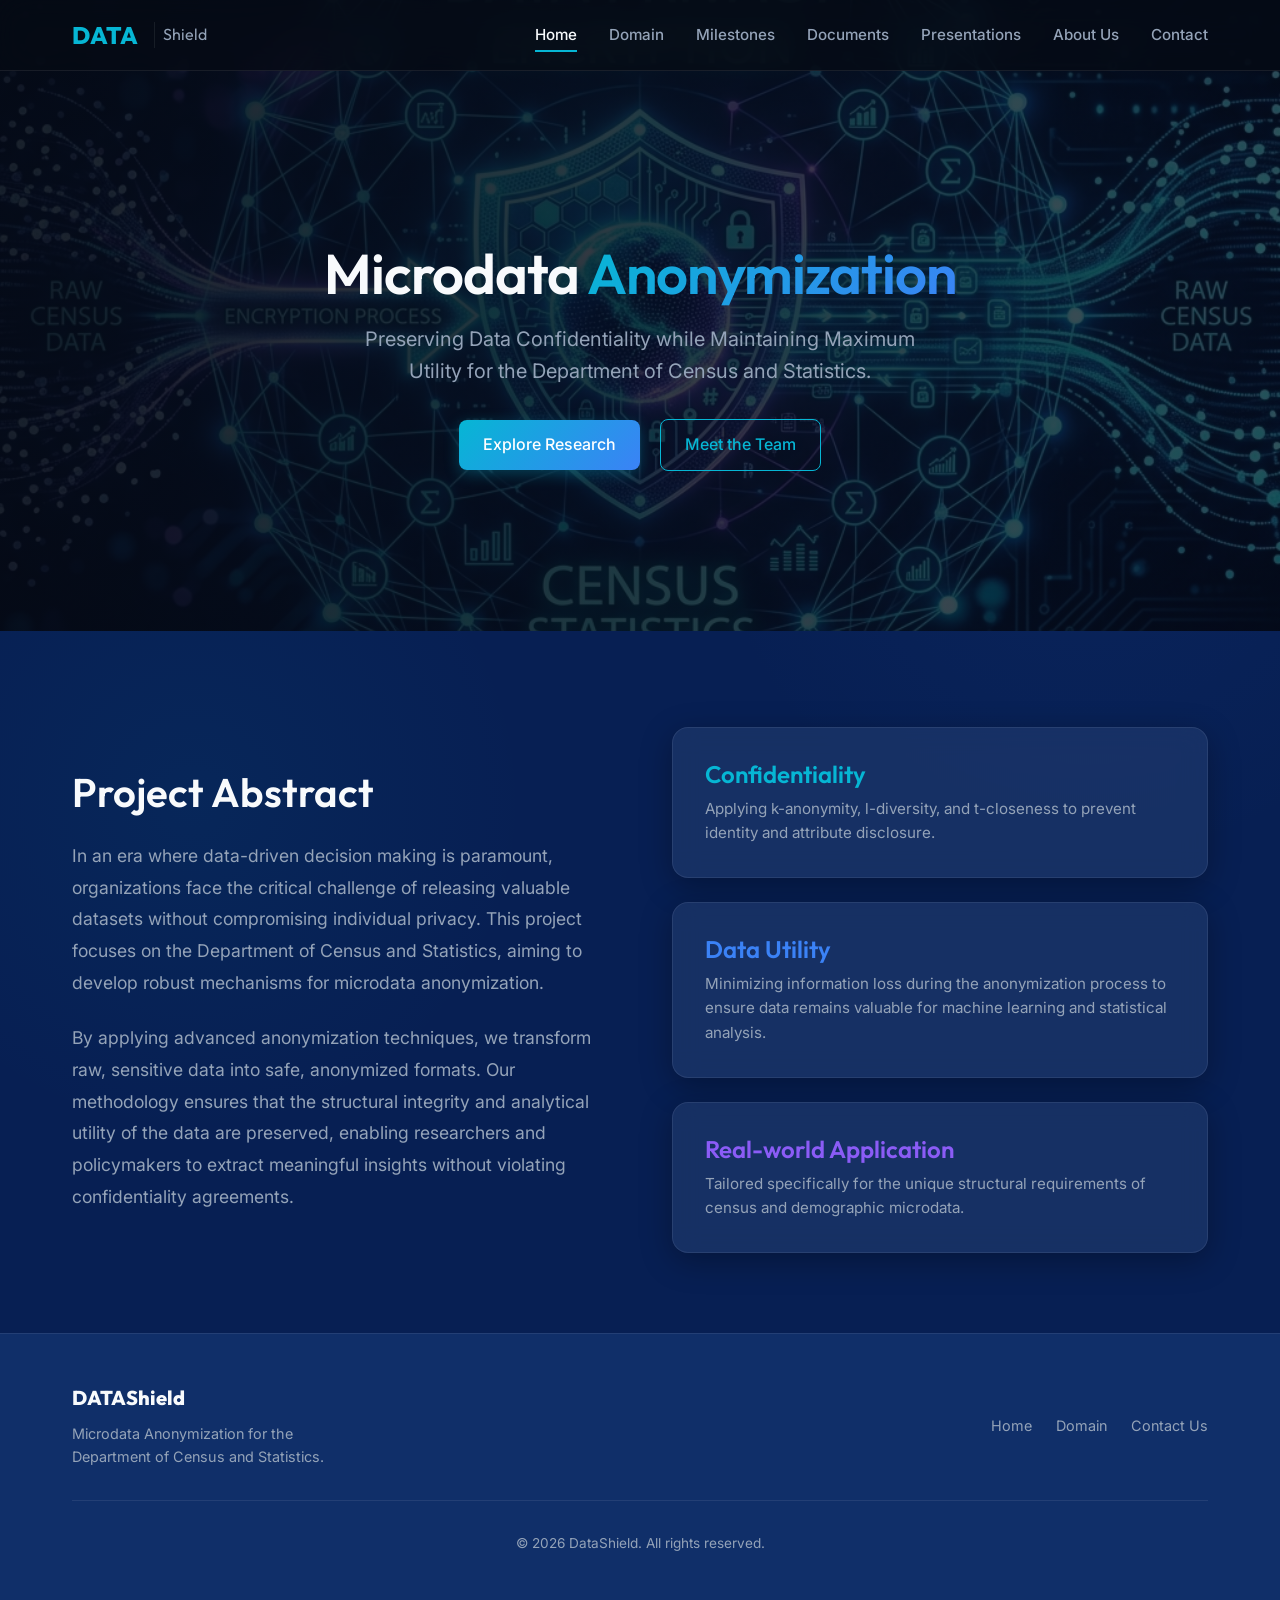
<file: index.html>
<!DOCTYPE html>
<html lang="en">

<head>
  <meta charset="UTF-8">
  <meta name="viewport" content="width=device-width, initial-scale=1.0">
  <title>Microdata Anonymization</title>
  <meta name="description"
    content="Microdata anonymization project for the Department of Census and Statistics, preserving data confidentiality while maintaining utility.">
  <link rel="stylesheet" href="style.css">
</head>

<body>

  <!-- Navigation Bar -->
  <nav class="navbar">
    <div class="container">
      <a href="index.html" class="navbar-brand">
        DATA<span>Shield</span>
      </a>
      <button class="mobile-toggle">☰</button>
      <ul class="nav-links">
        <li><a href="index.html" class="nav-link">Home</a></li>
        <li><a href="domain.html" class="nav-link">Domain</a></li>
        <li><a href="milestones.html" class="nav-link">Milestones</a></li>
        <li><a href="documents.html" class="nav-link">Documents</a></li>
        <li><a href="presentations.html" class="nav-link">Presentations</a></li>
        <li><a href="about.html" class="nav-link">About Us</a></li>
        <li><a href="contact.html" class="nav-link">Contact</a></li>
      </ul>
    </div>
  </nav>

  <!-- Hero Section -->
  <header class="page-header"
    style="background: linear-gradient(to right, rgba(5, 10, 21, 0.9), rgba(5, 10, 21, 0.7)), url('assets/img/hero_bg.png') center/cover; padding: 15rem 0 10rem;">
    <div class="container">
      <h1 class="page-title">Microdata <span class="text-gradient">Anonymization</span></h1>
      <p class="page-subtitle">Preserving Data Confidentiality while Maintaining Maximum Utility for the Department of
        Census and Statistics.</p>
      <div style="margin-top: 2rem;">
        <a href="domain.html" class="btn btn-primary">Explore Research</a>
        <a href="about.html" class="btn btn-outline" style="margin-left: 1rem;">Meet the Team</a>
      </div>
    </div>
  </header>

  <!-- Abstract Section -->
  <section class="section" style="padding-top: 6rem;">
    <div class="container">
      <div
        style="display: grid; grid-template-columns: repeat(auto-fit, minmax(300px, 1fr)); gap: 4rem; align-items: center;">

        <div>
          <h2 style="font-size: 2.5rem; margin-bottom: 1.5rem;">Project Abstract</h2>
          <p style="color: var(--text-secondary); margin-bottom: 1.5rem; font-size: 1.1rem; line-height: 1.8;">
            In an era where data-driven decision making is paramount, organizations face the critical challenge of
            releasing valuable datasets without compromising individual privacy. This project focuses on the Department
            of Census and Statistics, aiming to develop robust mechanisms for microdata anonymization.
          </p>
          <p style="color: var(--text-secondary); font-size: 1.1rem; line-height: 1.8;">
            By applying advanced anonymization techniques, we transform raw, sensitive data into safe, anonymized
            formats. Our methodology ensures that the structural integrity and analytical utility of the data are
            preserved, enabling researchers and policymakers to extract meaningful insights without violating
            confidentiality agreements.
          </p>
        </div>

        <div style="display: grid; grid-template-columns: 1fr; gap: 1.5rem;">
          <div class="glass-card">
            <h3 style="color: var(--accent-cyan); margin-bottom: 0.5rem; font-size: 1.5rem;">Confidentiality</h3>
            <p style="color: var(--text-secondary); font-size: 0.95rem;">Applying k-anonymity, l-diversity, and
              t-closeness to prevent identity and attribute disclosure.</p>
          </div>
          <div class="glass-card">
            <h3 style="color: var(--accent-blue); margin-bottom: 0.5rem; font-size: 1.5rem;">Data Utility</h3>
            <p style="color: var(--text-secondary); font-size: 0.95rem;">Minimizing information loss during the
              anonymization process to ensure data remains valuable for machine learning and statistical analysis.</p>
          </div>
          <div class="glass-card">
            <h3 style="color: #8b5cf6; margin-bottom: 0.5rem; font-size: 1.5rem;">Real-world Application</h3>
            <p style="color: var(--text-secondary); font-size: 0.95rem;">Tailored specifically for the unique structural
              requirements of census and demographic microdata.</p>
          </div>
        </div>

      </div>
    </div>
  </section>

  <!-- Footer -->
  <footer class="footer">
    <div class="container footer-content">
      <div>
        <div class="footer-logo">DATA<span>Shield</span></div>
        <p class="footer-desc">Microdata Anonymization for the Department of Census and Statistics.</p>
      </div>
      <div class="footer-links">
        <a href="index.html">Home</a>
        <a href="domain.html">Domain</a>
        <a href="contact.html">Contact Us</a>
      </div>
    </div>
    <div class="container">
      <div class="copyright">
        &copy; 2026 DataShield. All rights reserved.
      </div>
    </div>
  </footer>

  <script src="script.js"></script>
</body>

</html>
</file>
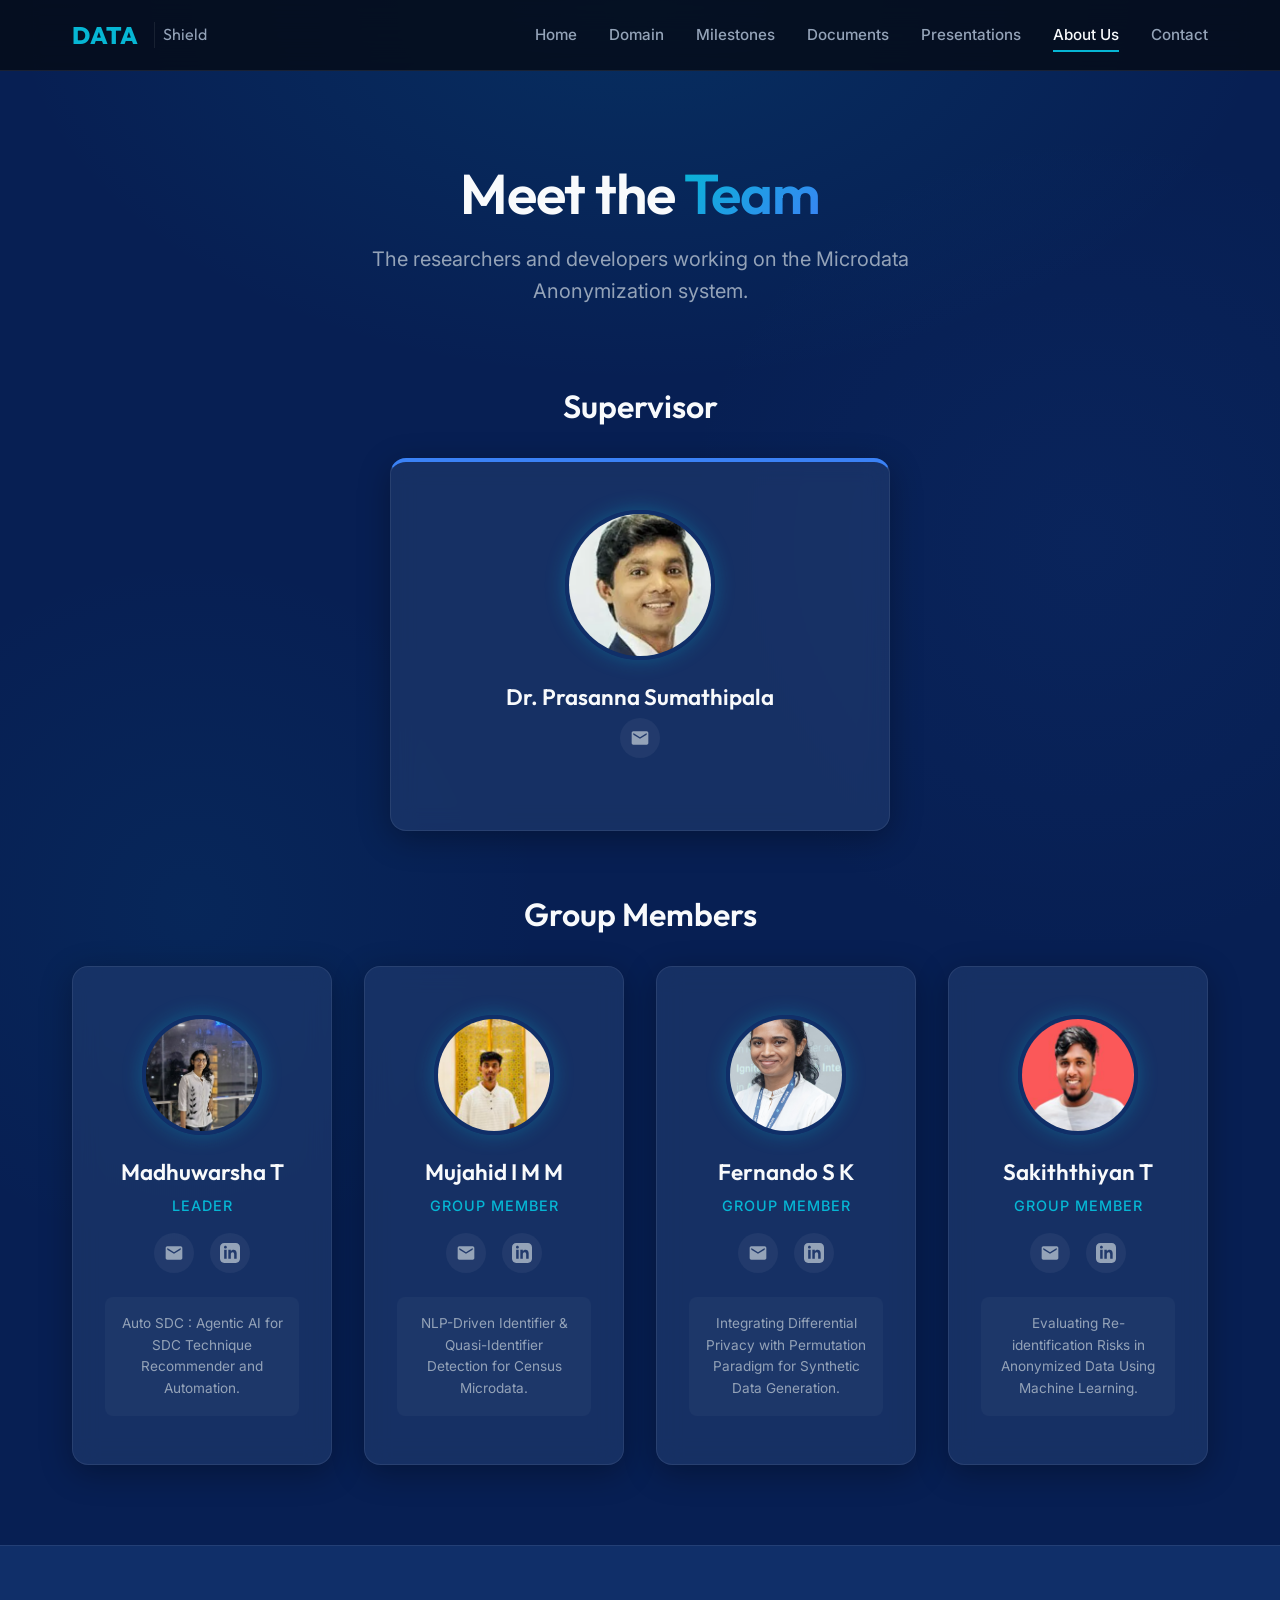
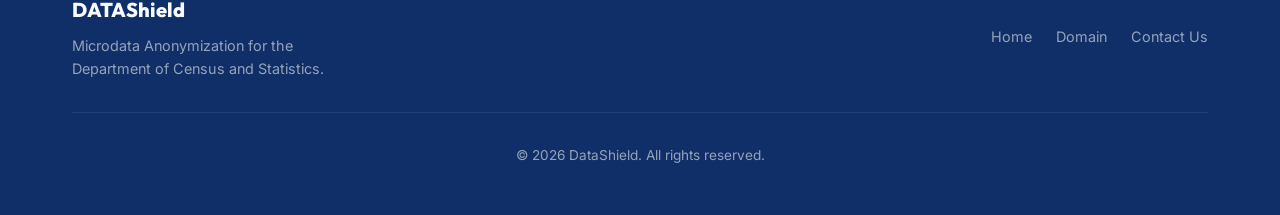
<file: about.html>
<!DOCTYPE html>
<html lang="en">

<head>
  <meta charset="UTF-8">
  <meta name="viewport" content="width=device-width, initial-scale=1.0">
  <title>About Us</title>
  <meta name="description" content="Meet the team behind the DataShield Microdata Anonymization project.">
  <link rel="stylesheet" href="style.css">
  <style>
    .team-grid {
      display: grid;
      grid-template-columns: repeat(auto-fit, minmax(250px, 1fr));
      gap: 2rem;
    }

    .team-card {
      text-align: center;
      padding: 3rem 2rem;
    }

    .avatar {
      width: 120px;
      height: 120px;
      border-radius: 50%;
      margin: 0 auto 1.5rem;
      background: linear-gradient(135deg, var(--accent-cyan), var(--accent-blue));
      display: block;
      object-fit: cover;
      border: 4px solid var(--bg-secondary);
      box-shadow: 0 0 20px rgba(6, 182, 212, 0.3);
    }

    .member-name {
      font-size: 1.4rem;
      color: var(--text-primary);
      margin-bottom: 0.5rem;
    }

    .member-role {
      color: var(--accent-cyan);
      font-weight: 500;
      font-size: 0.9rem;
      margin-bottom: 1rem;
      text-transform: uppercase;
      letter-spacing: 1px;
    }

    .member-email {
      color: var(--text-secondary);
      font-size: 0.9rem;
      margin-bottom: 1rem;
      display: inline-block;
    }

    .member-email:hover {
      color: var(--accent-blue);
    }

    .member-achievements {
      font-size: 0.85rem;
      color: var(--text-secondary);
      background: rgba(255, 255, 255, 0.03);
      padding: 1rem;
      border-radius: 8px;
    }

    .social-links {
      display: flex;
      justify-content: center;
      gap: 1rem;
      margin-bottom: 1.5rem;
    }

    .social-icon {
      display: inline-flex;
      align-items: center;
      justify-content: center;
      width: 40px;
      height: 40px;
      border-radius: 50%;
      background: rgba(255, 255, 255, 0.05);
      color: var(--text-secondary);
      transition: all 0.3s ease;
      text-decoration: none;
    }

    .social-icon:hover {
      background: var(--accent-cyan);
      color: #fff;
      transform: translateY(-3px);
    }

    .social-icon svg {
      width: 20px;
      height: 20px;
      fill: currentColor;
    }
  </style>
</head>

<body>

  <!-- Navigation Bar -->
  <nav class="navbar">
    <div class="container">
      <a href="index.html" class="navbar-brand">
        DATA<span>Shield</span>
      </a>
      <button class="mobile-toggle">☰</button>
      <ul class="nav-links">
        <li><a href="index.html" class="nav-link">Home</a></li>
        <li><a href="domain.html" class="nav-link">Domain</a></li>
        <li><a href="milestones.html" class="nav-link">Milestones</a></li>
        <li><a href="documents.html" class="nav-link">Documents</a></li>
        <li><a href="presentations.html" class="nav-link">Presentations</a></li>
        <li><a href="about.html" class="nav-link active">About Us</a></li>
        <li><a href="contact.html" class="nav-link">Contact</a></li>
      </ul>
    </div>
  </nav>

  <!-- Page Header -->
  <header class="page-header" style="padding: 10rem 0 5rem;">
    <div class="container">
      <h1 class="page-title">Meet the <span class="text-gradient">Team</span></h1>
      <p class="page-subtitle">The researchers and developers working on the Microdata Anonymization system.</p>
    </div>
  </header>

  <!-- About Us Content -->
  <section class="section" style="padding-top: 0; min-height: 50vh;">
    <div class="container">

      <!-- Supervisor Section -->
      <h2 style="text-align: center; color: var(--text-primary); margin-bottom: 2rem; font-size: 2rem;">Supervisor
      </h2>
      <div style="max-width: 500px; margin: 0 auto 4rem auto;">
        <div class="glass-card team-card" style="border-top: 4px solid var(--accent-blue);">
          <img src="assets/team/supervisor.png" alt="Project Supervisor" class="avatar"
            style="width: 150px; height: 150px;">
          <h2 class="member-name">Dr. Prasanna Sumathipala</h2>

          <div class="social-links">
            <a href="mailto:prasanna.s@sliit.lk" class="social-icon" title="Email">
              <svg viewBox="0 0 24 24"><path d="M20 4H4c-1.1 0-1.99.9-1.99 2L2 18c0 1.1.9 2 2 2h16c1.1 0 2-.9 2-2V6c0-1.1-.9-2-2-2zm0 4l-8 5-8-5V6l8 5 8-5v2z"/></svg>
            </a>
          </div>

        </div>
      </div>

      <h2 style="text-align: center; color: var(--text-primary); margin-bottom: 2rem; font-size: 2rem;">Group Members
      </h2>

      <div class="team-grid">

        <!-- Member 1 -->
        <div class="glass-card team-card">
          <img src="assets/team/madhuwarsha.png" alt="Madhuwarsha T" class="avatar">
          <h2 class="member-name">Madhuwarsha T</h2>
          <div class="member-role">Leader</div>
          <div class="social-links">
            <a href="mailto:it22364760@my.sliit.lk" class="social-icon" title="Email">
              <svg viewBox="0 0 24 24"><path d="M20 4H4c-1.1 0-1.99.9-1.99 2L2 18c0 1.1.9 2 2 2h16c1.1 0 2-.9 2-2V6c0-1.1-.9-2-2-2zm0 4l-8 5-8-5V6l8 5 8-5v2z"/></svg>
            </a>
            <a href="https://www.linkedin.com/in/madhu-w-24825529a" target="_blank" class="social-icon" title="LinkedIn">
              <svg viewBox="0 0 24 24"><path d="M19 0h-14c-2.761 0-5 2.239-5 5v14c0 2.761 2.239 5 5 5h14c2.762 0 5-2.239 5-5v-14c0-2.761-2.238-5-5-5zm-11 19h-3v-11h3v11zm-1.5-12.268c-.966 0-1.75-.79-1.75-1.764s.784-1.764 1.75-1.764 1.75.79 1.75 1.764-.783 1.764-1.75 1.764zm13.5 12.268h-3v-5.604c0-3.368-4-3.113-4 0v5.604h-3v-11h3v1.765c1.396-2.586 7-2.777 7 2.476v6.759z"/></svg>
            </a>
          </div>
          <div class="member-achievements">
            Auto SDC : Agentic AI for SDC Technique Recommender and Automation​.
          </div>
        </div>

        <!-- Member 2 -->
        <div class="glass-card team-card">
          <img src="assets/team/mujahid.png" alt="Mujahid I M M" class="avatar">
          <h2 class="member-name">Mujahid I M M</h2>
          <div class="member-role">Group Member</div>
          <div class="social-links">
            <a href="mailto:it22266750@my.sliit.lk" class="social-icon" title="Email">
              <svg viewBox="0 0 24 24"><path d="M20 4H4c-1.1 0-1.99.9-1.99 2L2 18c0 1.1.9 2 2 2h16c1.1 0 2-.9 2-2V6c0-1.1-.9-2-2-2zm0 4l-8 5-8-5V6l8 5 8-5v2z"/></svg>
            </a>
            <a href="http://www.linkedin.com/in/mujahid-m-9112a9254" target="_blank" class="social-icon" title="LinkedIn">
              <svg viewBox="0 0 24 24"><path d="M19 0h-14c-2.761 0-5 2.239-5 5v14c0 2.761 2.239 5 5 5h14c2.762 0 5-2.239 5-5v-14c0-2.761-2.238-5-5-5zm-11 19h-3v-11h3v11zm-1.5-12.268c-.966 0-1.75-.79-1.75-1.764s.784-1.764 1.75-1.764 1.75.79 1.75 1.764-.783 1.764-1.75 1.764zm13.5 12.268h-3v-5.604c0-3.368-4-3.113-4 0v5.604h-3v-11h3v1.765c1.396-2.586 7-2.777 7 2.476v6.759z"/></svg>
            </a>
          </div>
          <div class="member-achievements">
            NLP-Driven Identifier & Quasi-Identifier Detection for Census Microdata.
          </div>
        </div>

        <!-- Member 3 -->
        <div class="glass-card team-card">
          <img src="assets/team/fernando.png" alt="Fernando S K" class="avatar">
          <h2 class="member-name"> Fernando S K</h2>
          <div class="member-role">Group Member</div>
          <div class="social-links">
            <a href="mailto:it22129680@my.sliit.lk" class="social-icon" title="Email">
              <svg viewBox="0 0 24 24"><path d="M20 4H4c-1.1 0-1.99.9-1.99 2L2 18c0 1.1.9 2 2 2h16c1.1 0 2-.9 2-2V6c0-1.1-.9-2-2-2zm0 4l-8 5-8-5V6l8 5 8-5v2z"/></svg>
            </a>
            <a href="https://www.linkedin.com/in/kashmarie" target="_blank" class="social-icon" title="LinkedIn">
              <svg viewBox="0 0 24 24"><path d="M19 0h-14c-2.761 0-5 2.239-5 5v14c0 2.761 2.239 5 5 5h14c2.762 0 5-2.239 5-5v-14c0-2.761-2.238-5-5-5zm-11 19h-3v-11h3v11zm-1.5-12.268c-.966 0-1.75-.79-1.75-1.764s.784-1.764 1.75-1.764 1.75.79 1.75 1.764-.783 1.764-1.75 1.764zm13.5 12.268h-3v-5.604c0-3.368-4-3.113-4 0v5.604h-3v-11h3v1.765c1.396-2.586 7-2.777 7 2.476v6.759z"/></svg>
            </a>
          </div>
          <div class="member-achievements">
            Integrating Differential Privacy with Permutation Paradigm for Synthetic Data Generation.
          </div>
        </div>

        <!-- Member 4 -->
        <div class="glass-card team-card">
          <img src="assets/team/sakiththiyan.png" alt="Sakiththiyan T" class="avatar">
          <h2 class="member-name">Sakiththiyan T</h2>
          <div class="member-role">Group Member</div>
          <div class="social-links">
            <a href="mailto:it22319074@my.sliit.lk" class="social-icon" title="Email">
              <svg viewBox="0 0 24 24"><path d="M20 4H4c-1.1 0-1.99.9-1.99 2L2 18c0 1.1.9 2 2 2h16c1.1 0 2-.9 2-2V6c0-1.1-.9-2-2-2zm0 4l-8 5-8-5V6l8 5 8-5v2z"/></svg>
            </a>
            <a href="https://www.linkedin.com/in/sakiththiyan06" target="_blank" class="social-icon" title="LinkedIn">
              <svg viewBox="0 0 24 24"><path d="M19 0h-14c-2.761 0-5 2.239-5 5v14c0 2.761 2.239 5 5 5h14c2.762 0 5-2.239 5-5v-14c0-2.761-2.238-5-5-5zm-11 19h-3v-11h3v11zm-1.5-12.268c-.966 0-1.75-.79-1.75-1.764s.784-1.764 1.75-1.764 1.75.79 1.75 1.764-.783 1.764-1.75 1.764zm13.5 12.268h-3v-5.604c0-3.368-4-3.113-4 0v5.604h-3v-11h3v1.765c1.396-2.586 7-2.777 7 2.476v6.759z"/></svg>
            </a>
          </div>
          <div class="member-achievements">
            Evaluating Re-identification Risks in Anonymized Data Using Machine Learning.
          </div>
        </div>

      </div>

    </div>
  </section>

  <!-- Footer -->
  <footer class="footer">
    <div class="container footer-content">
      <div>
        <div class="footer-logo">DATA<span>Shield</span></div>
        <p class="footer-desc">Microdata Anonymization for the Department of Census and Statistics.</p>
      </div>
      <div class="footer-links">
        <a href="index.html">Home</a>
        <a href="domain.html">Domain</a>
        <a href="contact.html">Contact Us</a>
      </div>
    </div>
    <div class="container">
      <div class="copyright">
        &copy; 2026 DataShield. All rights reserved.
      </div>
    </div>
  </footer>

  <script src="script.js"></script>
</body>

</html>
</file>
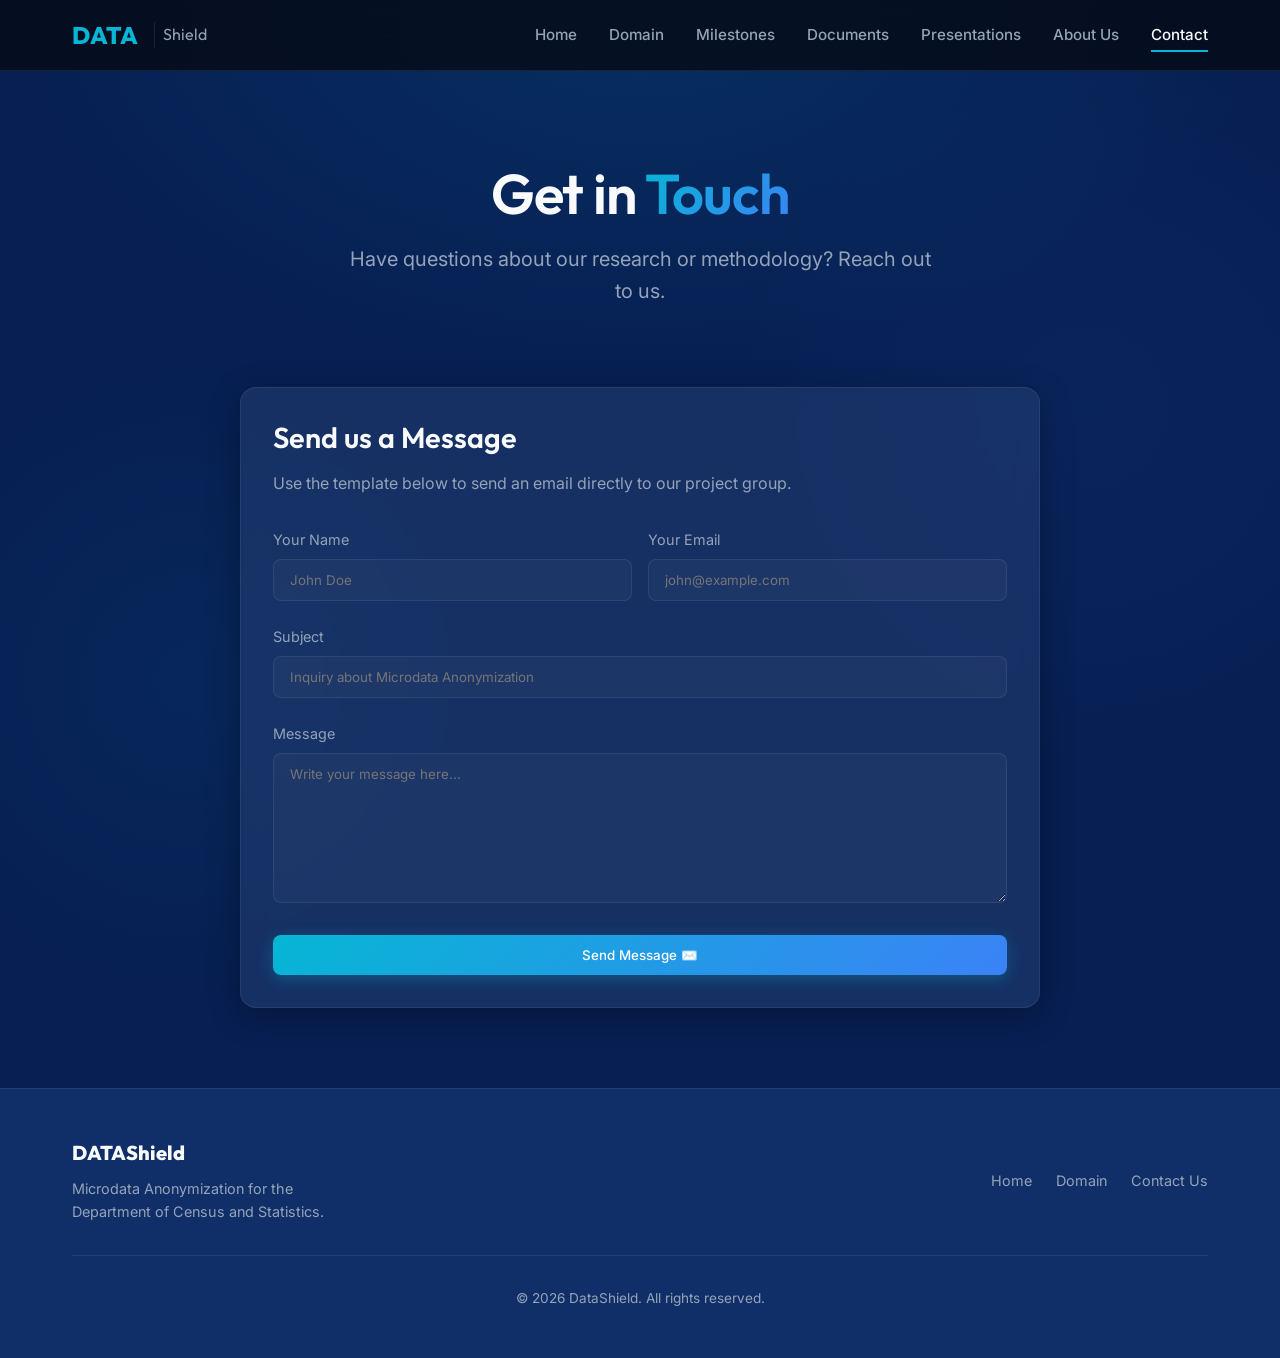
<file: contact.html>
<!DOCTYPE html>
<html lang="en">

<head>
  <meta charset="UTF-8">
  <meta name="viewport" content="width=device-width, initial-scale=1.0">
  <title>Contact Us</title>
  <meta name="description" content="Contact details and email template for the CDAP project group.">
  <link rel="stylesheet" href="style.css">
  <style>
    .contact-layout {
      display: flex;
      justify-content: center;
      gap: 3rem;
    }

    @media (max-width: 768px) {
      .contact-layout {
        grid-template-columns: 1fr;
      }
    }

    .contact-info-item {
      display: flex;
      align-items: flex-start;
      gap: 1rem;
      margin-bottom: 2rem;
    }

    .contact-icon {
      font-size: 1.5rem;
      background: rgba(6, 182, 212, 0.1);
      color: var(--accent-cyan);
      width: 50px;
      height: 50px;
      display: flex;
      align-items: center;
      justify-content: center;
      border-radius: 50%;
    }

    .contact-text h3 {
      font-size: 1.1rem;
      color: var(--text-primary);
      margin-bottom: 0.25rem;
    }

    .contact-text p,
    .contact-text a {
      color: var(--text-secondary);
      font-size: 0.95rem;
    }

    /* Form Styles */
    .form-group {
      margin-bottom: 1.5rem;
    }

    .form-group label {
      display: block;
      margin-bottom: 0.5rem;
      color: var(--text-secondary);
      font-size: 0.9rem;
    }

    .form-control {
      width: 100%;
      background: rgba(255, 255, 255, 0.03);
      border: 1px solid var(--glass-border);
      color: var(--text-primary);
      padding: 0.75rem 1rem;
      border-radius: 8px;
      font-family: 'Inter', sans-serif;
      transition: var(--transition);
      outline: none;
    }

    .form-control:focus {
      border-color: var(--accent-cyan);
      box-shadow: 0 0 10px rgba(6, 182, 212, 0.2);
    }

    textarea.form-control {
      resize: vertical;
      min-height: 150px;
    }
  </style>
</head>

<body>

  <!-- Navigation Bar -->
  <nav class="navbar">
    <div class="container">
      <a href="index.html" class="navbar-brand">
        DATA<span>Shield</span>
      </a>
      <button class="mobile-toggle">☰</button>
      <ul class="nav-links">
        <li><a href="index.html" class="nav-link">Home</a></li>
        <li><a href="domain.html" class="nav-link">Domain</a></li>
        <li><a href="milestones.html" class="nav-link">Milestones</a></li>
        <li><a href="documents.html" class="nav-link">Documents</a></li>
        <li><a href="presentations.html" class="nav-link">Presentations</a></li>
        <li><a href="about.html" class="nav-link">About Us</a></li>
        <li><a href="contact.html" class="nav-link active">Contact</a></li>
      </ul>
    </div>
  </nav>

  <!-- Page Header -->
  <header class="page-header" style="padding: 10rem 0 5rem;">
    <div class="container">
      <h1 class="page-title">Get in <span class="text-gradient">Touch</span></h1>
      <p class="page-subtitle">Have questions about our research or methodology? Reach out to us.</p>
    </div>
  </header>

  <!-- Contact Content -->
  <section class="section" style="padding-top: 0;">
    <div class="container">

      <div class="contact-layout">

        <!-- Contact Form -->
        <div class="glass-card" style="max-width: 800px; width: 100%;">
          <h2 style="font-size: 1.8rem; margin-bottom: 1rem;">Send us a Message</h2>
          <p style="color: var(--text-secondary); margin-bottom: 2rem;">Use the template below to send an email directly
            to our project group.</p>

          <form onsubmit="event.preventDefault(); alert('Message sent successfully!');">
            <div style="display: grid; grid-template-columns: 1fr 1fr; gap: 1rem;">
              <div class="form-group">
                <label for="name">Your Name</label>
                <input type="text" id="name" class="form-control" placeholder="John Doe" required>
              </div>
              <div class="form-group">
                <label for="email">Your Email</label>
                <input type="email" id="email" class="form-control" placeholder="john@example.com" required>
              </div>
            </div>

            <div class="form-group">
              <label for="subject">Subject</label>
              <input type="text" id="subject" class="form-control" placeholder="Inquiry about Microdata Anonymization"
                required>
            </div>

            <div class="form-group">
              <label for="message">Message</label>
              <textarea id="message" class="form-control" placeholder="Write your message here..." required></textarea>
            </div>

            <button type="submit" class="btn btn-primary" style="width: 100%;">
              Send Message ✉️
            </button>
          </form>
        </div>

      </div>

    </div>
  </section>

  <!-- Footer -->
  <footer class="footer">
    <div class="container footer-content">
      <div>
        <div class="footer-logo">DATA<span>Shield</span></div>
        <p class="footer-desc">Microdata Anonymization for the Department of Census and Statistics.</p>
      </div>
      <div class="footer-links">
        <a href="index.html">Home</a>
        <a href="domain.html">Domain</a>
        <a href="contact.html">Contact Us</a>
      </div>
    </div>
    <div class="container">
      <div class="copyright">
        &copy; 2026 DataShield. All rights reserved.
      </div>
    </div>
  </footer>

  <script src="script.js"></script>
</body>

</html>
</file>
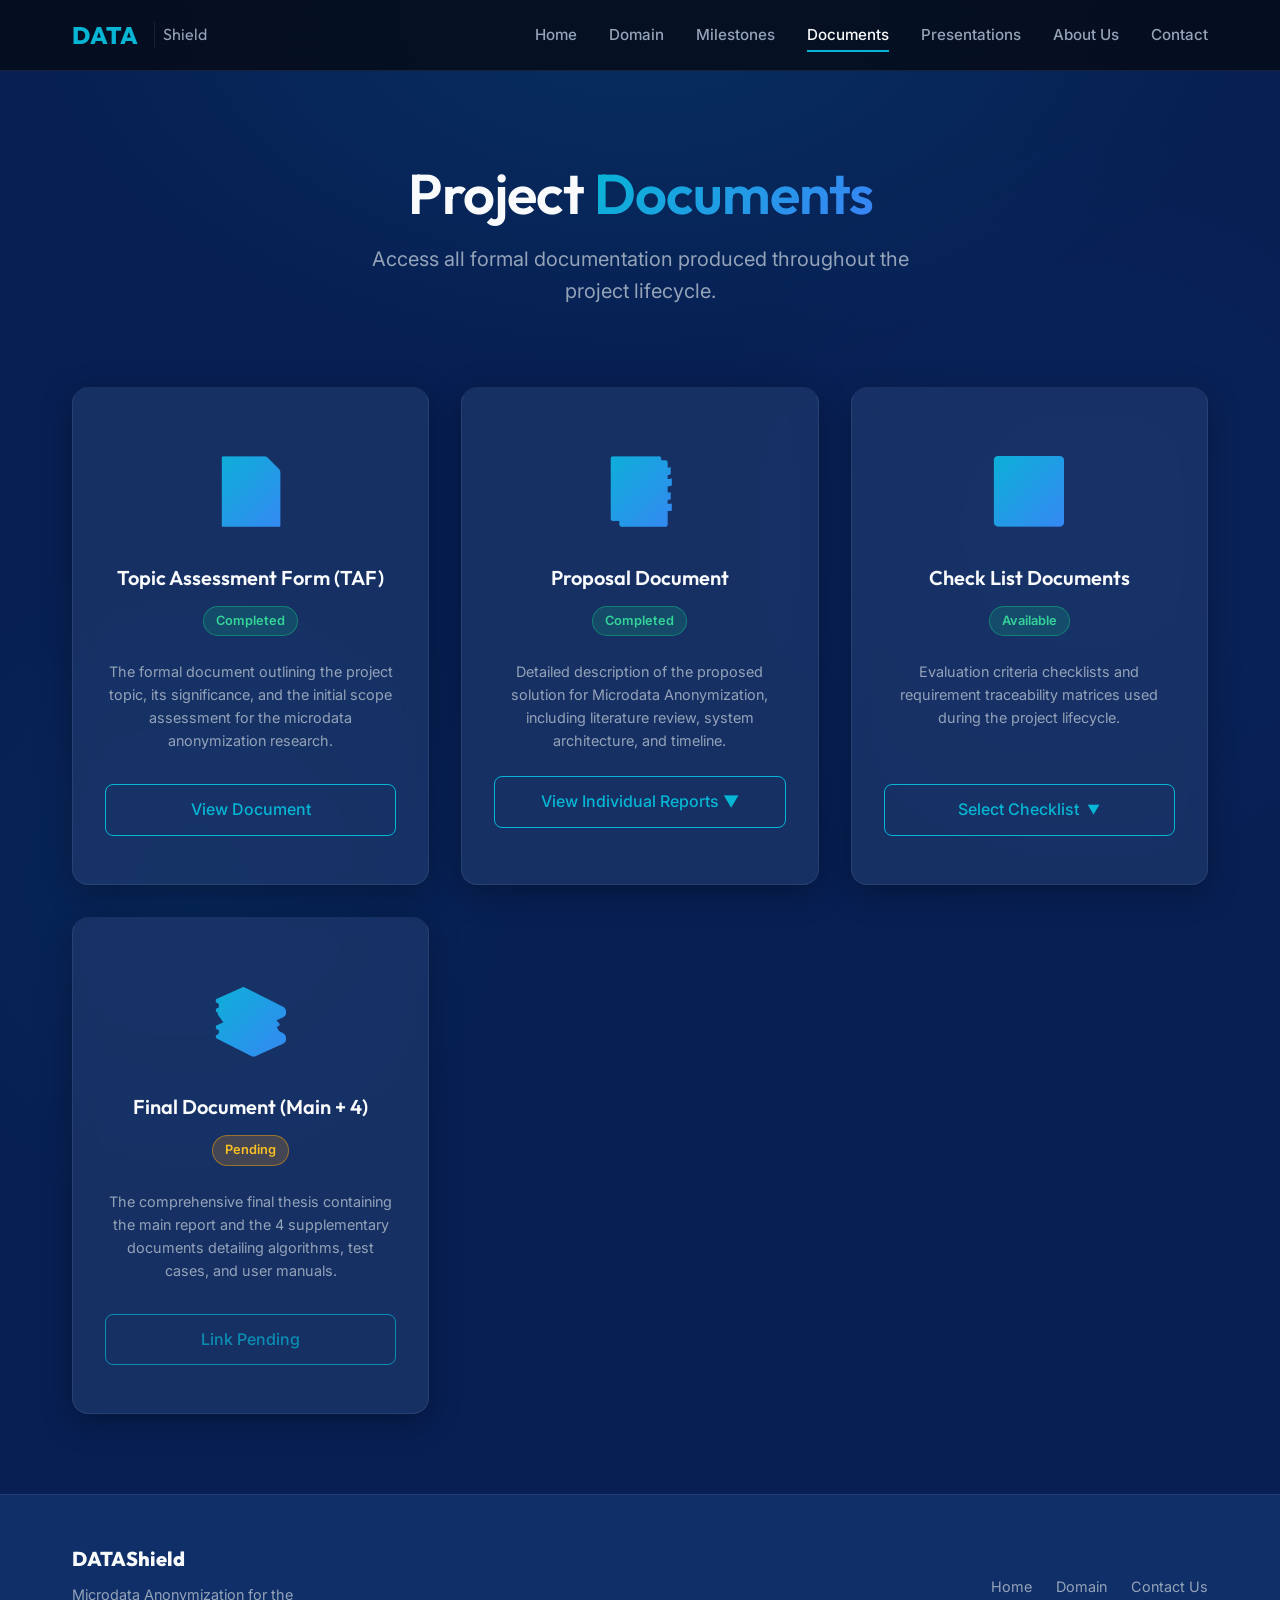
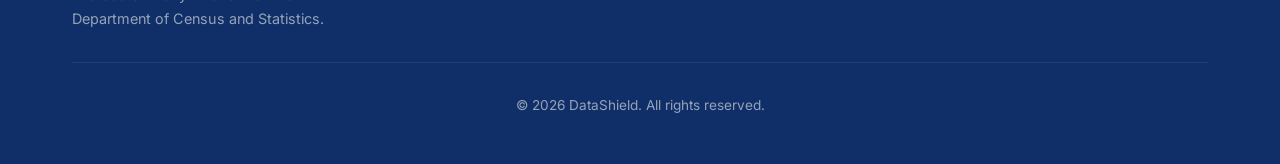
<file: documents.html>
<!DOCTYPE html>
<html lang="en">

<head>
  <meta charset="UTF-8">
  <meta name="viewport" content="width=device-width, initial-scale=1.0">
  <title>Documents</title>
  <meta name="description" content="Project documents, charters, and final reports for the CDAP project.">
  <link rel="stylesheet" href="style.css">
  <style>
    .doc-grid {
      display: grid;
      grid-template-columns: repeat(auto-fit, minmax(280px, 1fr));
      gap: 2rem;
    }

    .doc-card {
      display: flex;
      flex-direction: column;
      align-items: center;
      text-align: center;
      padding: 3rem 2rem;
      border-top: 4px solid transparent;
    }

    .doc-card:hover {
      border-top-color: var(--accent-cyan);
    }

    .doc-icon {
      font-size: 4rem;
      margin-bottom: 1.5rem;
      background: linear-gradient(135deg, var(--accent-cyan), var(--accent-blue));
      -webkit-background-clip: text;
      -webkit-text-fill-color: transparent;
    }

    .doc-title {
      font-size: 1.25rem;
      color: var(--text-primary);
      margin-bottom: 1rem;
    }

    .doc-status {
      display: inline-block;
      padding: 0.25rem 0.75rem;
      border-radius: 50px;
      font-size: 0.8rem;
      font-weight: 600;
      margin-bottom: 1.5rem;
    }

    .status-completed {
      background: rgba(16, 185, 129, 0.2);
      color: #34d399;
      border: 1px solid rgba(16, 185, 129, 0.5);
    }

    .status-pending {
      background: rgba(245, 158, 11, 0.2);
      color: #fbbf24;
      border: 1px solid rgba(245, 158, 11, 0.5);
    }

    .doc-link {
      margin-top: auto;
      width: 100%;
    }
  </style>
</head>

<body>

  <!-- Navigation Bar -->
  <nav class="navbar">
    <div class="container">
      <a href="index.html" class="navbar-brand">
        DATA<span>Shield</span>
      </a>
      <button class="mobile-toggle">☰</button>
      <ul class="nav-links">
        <li><a href="index.html" class="nav-link">Home</a></li>
        <li><a href="domain.html" class="nav-link">Domain</a></li>
        <li><a href="milestones.html" class="nav-link">Milestones</a></li>
        <li><a href="documents.html" class="nav-link">Documents</a></li>
        <li><a href="presentations.html" class="nav-link">Presentations</a></li>
        <li><a href="about.html" class="nav-link">About Us</a></li>
        <li><a href="contact.html" class="nav-link">Contact</a></li>
      </ul>
    </div>
  </nav>

  <!-- Page Header -->
  <header class="page-header" style="padding: 10rem 0 5rem;">
    <div class="container">
      <h1 class="page-title">Project <span class="text-gradient">Documents</span></h1>
      <p class="page-subtitle">Access all formal documentation produced throughout the project lifecycle.</p>
    </div>
  </header>

  <!-- Documents Content -->
  <section class="section" style="padding-top: 0; min-height: 50vh;">
    <div class="container">

      <div class="doc-grid">

        <!-- Topic Assessment Form (TAF) -->
        <div class="glass-card doc-card">
          <div class="doc-icon">📄</div>
          <h2 class="doc-title">Topic Assessment Form (TAF)</h2>
          <span class="doc-status status-completed">Completed</span>
          <p style="color: var(--text-secondary); font-size: 0.9rem; margin-bottom: 2rem;">
            The formal document outlining the project topic, its significance, and the initial scope assessment for the
            microdata anonymization research.
          </p>
          <a href="assets/docs/TAF.pdf" class="btn btn-outline doc-link" target="_blank">View Document</a>
        </div>

        <!-- Proposal Document -->
        <div class="glass-card doc-card" style="padding-bottom: 2rem;">
          <div class="doc-icon">📑</div>
          <h2 class="doc-title">Proposal Document</h2>
          <span class="doc-status status-completed">Completed</span>
          <p style="color: var(--text-secondary); font-size: 0.9rem; margin-bottom: 1.5rem;">
            Detailed description of the proposed solution for Microdata Anonymization, including literature review,
            system architecture, and timeline.
          </p>

          <details style="width: 100%; cursor: pointer;">
            <summary class="btn btn-outline doc-link" style="list-style: none; display: block; margin-top: 0;">View
              Individual Reports ▼</summary>
            <div style="margin-top: 1rem; display: flex; flex-direction: column; gap: 0.5rem;">
              <a href="assets/docs/proposal_madhuwarsha.pdf" class="btn btn-outline" target="_blank"
                style="padding: 0.5rem; font-size: 0.85rem; border-color: rgba(6, 182, 212, 0.3);">Madhuwarsha T
                (IT22364760)</a>
              <a href="assets/docs/proposal_mujahid.pdf" class="btn btn-outline" target="_blank"
                style="padding: 0.5rem; font-size: 0.85rem; border-color: rgba(6, 182, 212, 0.3);">Mujahid I M M
                (IT22266750)</a>
              <a href="assets/docs/proposal_fernando.pdf" class="btn btn-outline" target="_blank"
                style="padding: 0.5rem; font-size: 0.85rem; border-color: rgba(6, 182, 212, 0.3);">Fernando S K
                (IT22129680)</a>
              <a href="assets/docs/proposal_sakiththiyan.pdf" class="btn btn-outline" target="_blank"
                style="padding: 0.5rem; font-size: 0.85rem; border-color: rgba(6, 182, 212, 0.3);">Sakiththiyan T
                (IT22319074)</a>
            </div>
          </details>
        </div>

        <!-- Check List Documents -->
        <div class="glass-card doc-card">
          <div class="doc-icon">☑️</div>
          <h2 class="doc-title">Check List Documents</h2>
          <span class="doc-status status-completed">Available</span>
          <p style="color: var(--text-secondary); font-size: 0.9rem; margin-bottom: 1.5rem;">
            Evaluation criteria checklists and requirement traceability matrices used during the project lifecycle.
          </p>

          <details style="margin-top: auto; width: 100%;">
            <summary class="btn btn-outline"
              style="cursor: pointer; list-style: none; display: flex; justify-content: center; align-items: center; gap: 0.5rem; width: 100%;">
              Select Checklist <span style="font-size: 0.8rem;">▼</span>
            </summary>
            <div style="display: grid; grid-template-columns: 1fr; gap: 0.5rem; margin-top: 1rem;">
              <a href="assets/docs/checklist1.xlsx" class="btn btn-outline" target="_blank"
                style="padding: 0.6rem; font-size: 0.9rem; border-color: rgba(6, 182, 212, 0.2);">Checklist 1</a>
              <a href="assets/docs/checklist2.pdf" class="btn btn-outline" target="_blank"
                style="padding: 0.6rem; font-size: 0.9rem; border-color: rgba(6, 182, 212, 0.2);">Checklist 2</a>
              <a href="assets/docs/checklist3.pdf" class="btn btn-outline" target="_blank"
                style="padding: 0.6rem; font-size: 0.9rem; border-color: rgba(6, 182, 212, 0.2);">Checklist 3</a>
              <a href="assets/docs/checklist4.pdf" class="btn btn-outline" target="_blank"
                style="padding: 0.6rem; font-size: 0.9rem; border-color: rgba(6, 182, 212, 0.2);">Checklist 4</a>
            </div>
          </details>
        </div>

        <!-- Final Document -->
        <div class="glass-card doc-card">
          <div class="doc-icon">📚</div>
          <h2 class="doc-title">Final Document (Main + 4)</h2>
          <span class="doc-status status-pending">Pending</span>
          <p style="color: var(--text-secondary); font-size: 0.9rem; margin-bottom: 2rem;">
            The comprehensive final thesis containing the main report and the 4 supplementary documents detailing
            algorithms, test cases, and user manuals.
          </p>
          <a href="#" class="btn btn-outline doc-link" target="_blank" style="opacity: 0.7; pointer-events: none;">Link
            Pending</a>
        </div>

      </div>

    </div>
  </section>

  <!-- Footer -->
  <footer class="footer">
    <div class="container footer-content">
      <div>
        <div class="footer-logo">DATA<span>Shield</span></div>
        <p class="footer-desc">Microdata Anonymization for the Department of Census and Statistics.</p>
      </div>
      <div class="footer-links">
        <a href="index.html">Home</a>
        <a href="domain.html">Domain</a>
        <a href="contact.html">Contact Us</a>
      </div>
    </div>
    <div class="container">
      <div class="copyright">
        &copy; 2026 DataShield. All rights reserved.
      </div>
    </div>
  </footer>

  <script src="script.js"></script>
</body>

</html>
</file>
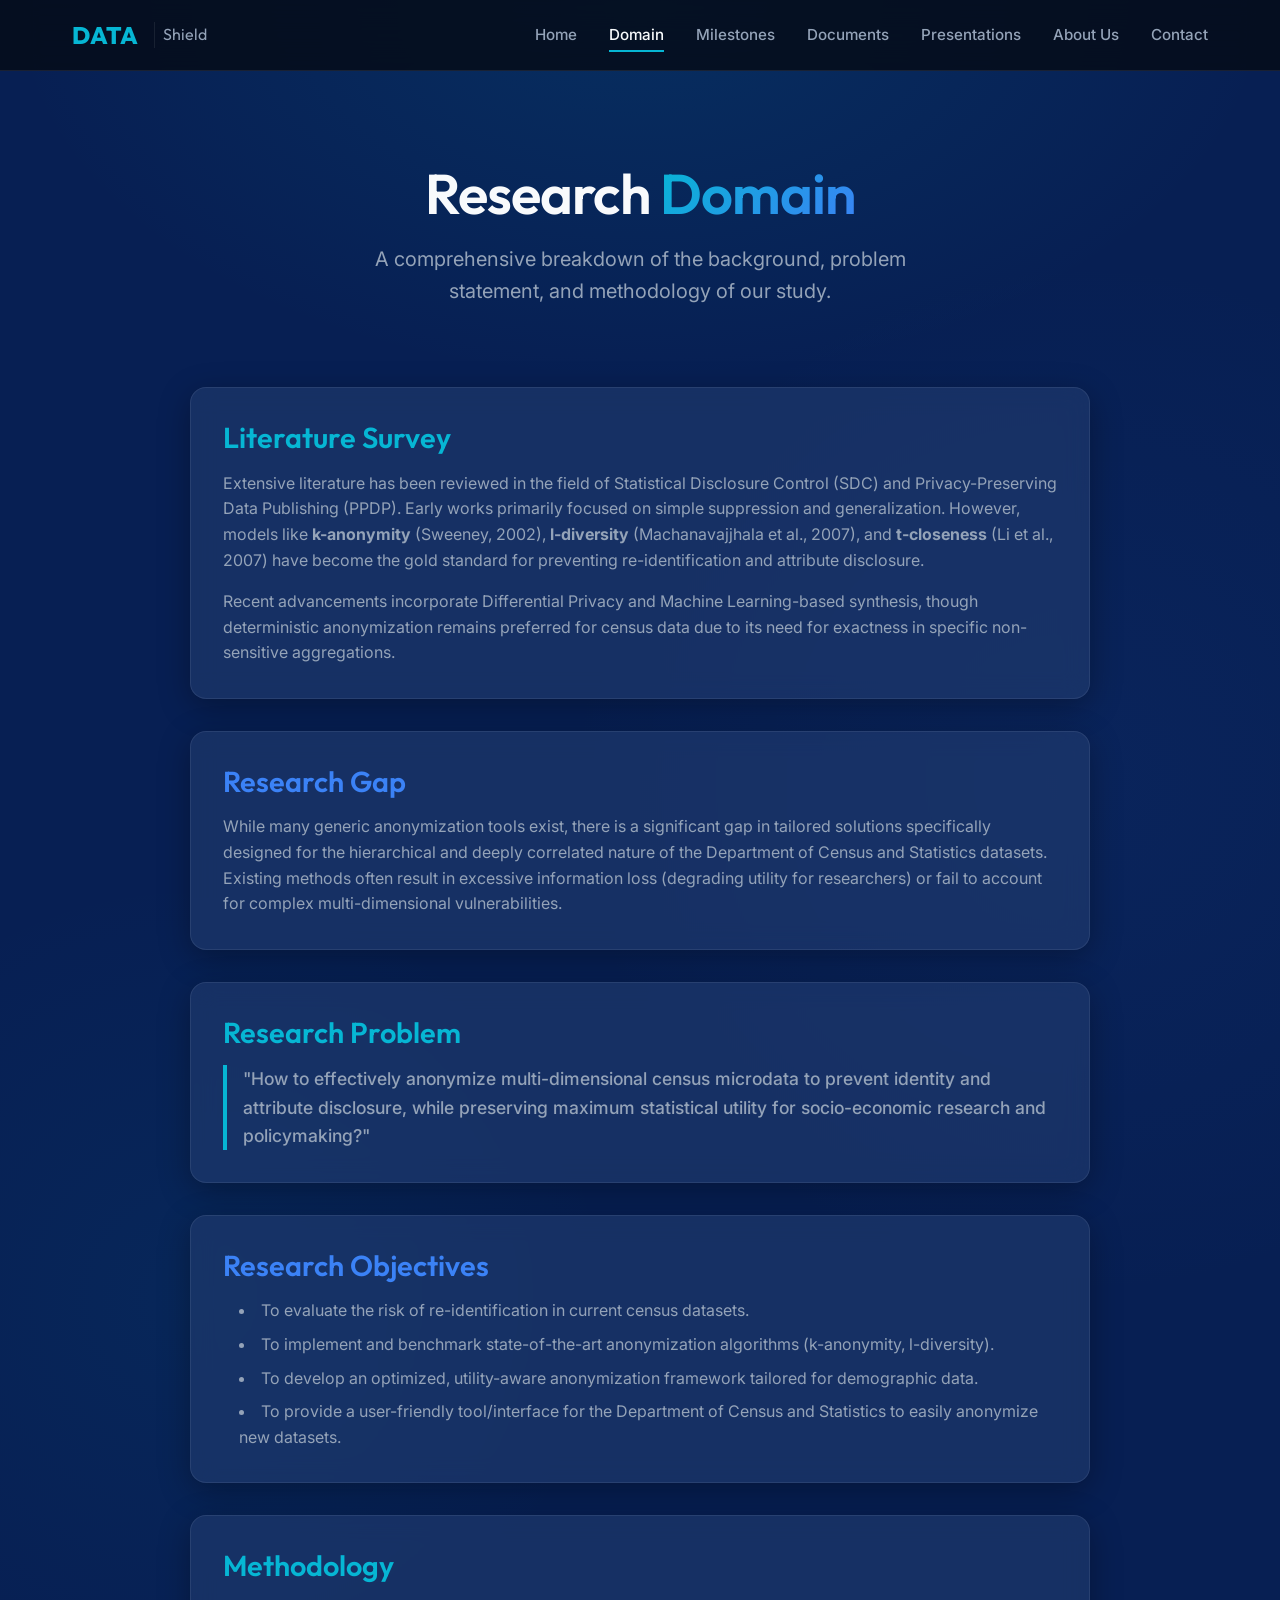
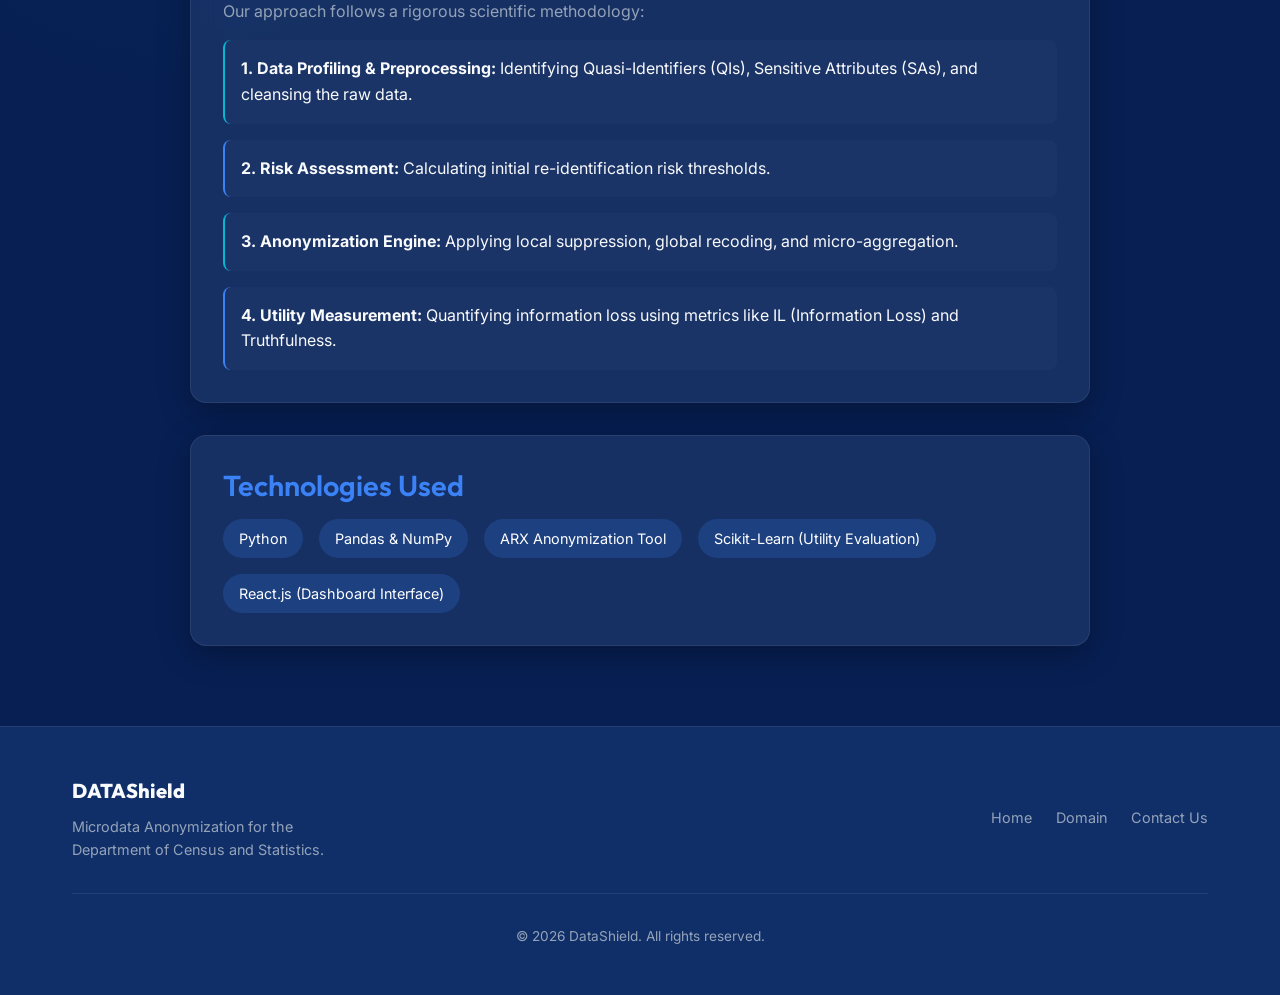
<file: domain.html>
<!DOCTYPE html>
<html lang="en">

<head>
  <meta charset="UTF-8">
  <meta name="viewport" content="width=device-width, initial-scale=1.0">
  <title>Domain</title>
  <meta name="description"
    content="Research domain details, literature survey, and methodology for microdata anonymization.">
  <link rel="stylesheet" href="style.css">
</head>

<body>

  <!-- Navigation Bar -->
  <nav class="navbar">
    <div class="container">
      <a href="index.html" class="navbar-brand">
        DATA<span>Shield</span>
      </a>
      <button class="mobile-toggle">☰</button>
      <ul class="nav-links">
        <li><a href="index.html" class="nav-link">Home</a></li>
        <li><a href="domain.html" class="nav-link">Domain</a></li>
        <li><a href="milestones.html" class="nav-link">Milestones</a></li>
        <li><a href="documents.html" class="nav-link">Documents</a></li>
        <li><a href="presentations.html" class="nav-link">Presentations</a></li>
        <li><a href="about.html" class="nav-link">About Us</a></li>
        <li><a href="contact.html" class="nav-link">Contact</a></li>
      </ul>
    </div>
  </nav>

  <!-- Page Header -->
  <header class="page-header" style="padding: 10rem 0 5rem;">
    <div class="container">
      <h1 class="page-title">Research <span class="text-gradient">Domain</span></h1>
      <p class="page-subtitle">A comprehensive breakdown of the background, problem statement, and methodology of our
        study.</p>
    </div>
  </header>

  <!-- Domain Content -->
  <section class="section" style="padding-top: 0;">
    <div class="container">
      <div style="display: grid; grid-template-columns: 1fr; gap: 2rem; max-width: 900px; margin: 0 auto;">

        <!-- Literature Survey -->
        <div class="glass-card">
          <h2 style="color: var(--accent-cyan); margin-bottom: 1rem; font-size: 1.8rem;">Literature Survey</h2>
          <p style="color: var(--text-secondary); margin-bottom: 1rem;">
            Extensive literature has been reviewed in the field of Statistical Disclosure Control (SDC) and
            Privacy-Preserving Data Publishing (PPDP). Early works primarily focused on simple suppression and
            generalization. However, models like <strong>k-anonymity</strong> (Sweeney, 2002),
            <strong>l-diversity</strong> (Machanavajjhala et al., 2007), and <strong>t-closeness</strong> (Li et al.,
            2007) have become the gold standard for preventing re-identification and attribute disclosure.
          </p>
          <p style="color: var(--text-secondary);">
            Recent advancements incorporate Differential Privacy and Machine Learning-based synthesis, though
            deterministic anonymization remains preferred for census data due to its need for exactness in specific
            non-sensitive aggregations.
          </p>
        </div>

        <!-- Research Gap -->
        <div class="glass-card">
          <h2 style="color: var(--accent-blue); margin-bottom: 1rem; font-size: 1.8rem;">Research Gap</h2>
          <p style="color: var(--text-secondary);">
            While many generic anonymization tools exist, there is a significant gap in tailored solutions specifically
            designed for the hierarchical and deeply correlated nature of the Department of Census and Statistics
            datasets. Existing methods often result in excessive information loss (degrading utility for researchers) or
            fail to account for complex multi-dimensional vulnerabilities.
          </p>
        </div>

        <!-- Research Problem -->
        <div class="glass-card">
          <h2 style="color: var(--accent-cyan); margin-bottom: 1rem; font-size: 1.8rem;">Research Problem</h2>
          <p
            style="color: var(--text-secondary); font-weight: 500; font-size: 1.1rem; border-left: 4px solid var(--accent-cyan); padding-left: 1rem;">
            "How to effectively anonymize multi-dimensional census microdata to prevent identity and attribute
            disclosure, while preserving maximum statistical utility for socio-economic research and policymaking?"
          </p>
        </div>

        <!-- Research Objectives -->
        <div class="glass-card">
          <h2 style="color: var(--accent-blue); margin-bottom: 1rem; font-size: 1.8rem;">Research Objectives</h2>
          <ul style="color: var(--text-secondary); list-style-position: inside; padding-left: 1rem;">
            <li style="margin-bottom: 0.5rem;">To evaluate the risk of re-identification in current census datasets.
            </li>
            <li style="margin-bottom: 0.5rem;">To implement and benchmark state-of-the-art anonymization algorithms
              (k-anonymity, l-diversity).</li>
            <li style="margin-bottom: 0.5rem;">To develop an optimized, utility-aware anonymization framework tailored
              for demographic data.</li>
            <li>To provide a user-friendly tool/interface for the Department of Census and Statistics to easily
              anonymize new datasets.</li>
          </ul>
        </div>

        <!-- Methodology -->
        <div class="glass-card">
          <h2 style="color: var(--accent-cyan); margin-bottom: 1rem; font-size: 1.8rem;">Methodology</h2>
          <p style="color: var(--text-secondary); margin-bottom: 1rem;">Our approach follows a rigorous scientific
            methodology:</p>
          <div style="display: flex; flex-direction: column; gap: 1rem;">
            <div
              style="background: rgba(255,255,255,0.02); padding: 1rem; border-radius: 8px; border-left: 2px solid var(--accent-cyan);">
              <strong>1. Data Profiling & Preprocessing:</strong> Identifying Quasi-Identifiers (QIs), Sensitive
              Attributes (SAs), and cleansing the raw data.
            </div>
            <div
              style="background: rgba(255,255,255,0.02); padding: 1rem; border-radius: 8px; border-left: 2px solid var(--accent-blue);">
              <strong>2. Risk Assessment:</strong> Calculating initial re-identification risk thresholds.
            </div>
            <div
              style="background: rgba(255,255,255,0.02); padding: 1rem; border-radius: 8px; border-left: 2px solid var(--accent-cyan);">
              <strong>3. Anonymization Engine:</strong> Applying local suppression, global recoding, and
              micro-aggregation.
            </div>
            <div
              style="background: rgba(255,255,255,0.02); padding: 1rem; border-radius: 8px; border-left: 2px solid var(--accent-blue);">
              <strong>4. Utility Measurement:</strong> Quantifying information loss using metrics like IL (Information
              Loss) and Truthfulness.
            </div>
          </div>
        </div>

        <!-- Technologies Used -->
        <div class="glass-card">
          <h2 style="color: var(--accent-blue); margin-bottom: 1rem; font-size: 1.8rem;">Technologies Used</h2>
          <div style="display: flex; flex-wrap: wrap; gap: 1rem;">
            <span
              style="background: rgba(59, 130, 246, 0.2); color: #fff; padding: 0.5rem 1rem; border-radius: 20px; font-size: 0.9rem;">Python</span>
            <span
              style="background: rgba(59, 130, 246, 0.2); color: #fff; padding: 0.5rem 1rem; border-radius: 20px; font-size: 0.9rem;">Pandas
              & NumPy</span>
            <span
              style="background: rgba(59, 130, 246, 0.2); color: #fff; padding: 0.5rem 1rem; border-radius: 20px; font-size: 0.9rem;">ARX
              Anonymization Tool</span>
            <span
              style="background: rgba(59, 130, 246, 0.2); color: #fff; padding: 0.5rem 1rem; border-radius: 20px; font-size: 0.9rem;">Scikit-Learn
              (Utility Evaluation)</span>
            <span
              style="background: rgba(59, 130, 246, 0.2); color: #fff; padding: 0.5rem 1rem; border-radius: 20px; font-size: 0.9rem;">React.js
              (Dashboard Interface)</span>
          </div>
        </div>

      </div>
    </div>
  </section>

  <!-- Footer -->
  <footer class="footer">
    <div class="container footer-content">
      <div>
        <div class="footer-logo">DATA<span>Shield</span></div>
        <p class="footer-desc">Microdata Anonymization for the Department of Census and Statistics.</p>
      </div>
      <div class="footer-links">
        <a href="index.html">Home</a>
        <a href="domain.html">Domain</a>
        <a href="contact.html">Contact Us</a>
      </div>
    </div>
    <div class="container">
      <div class="copyright">
        &copy; 2026 DataShield. All rights reserved.
      </div>
    </div>
  </footer>

  <script src="script.js"></script>
</body>

</html>
</file>
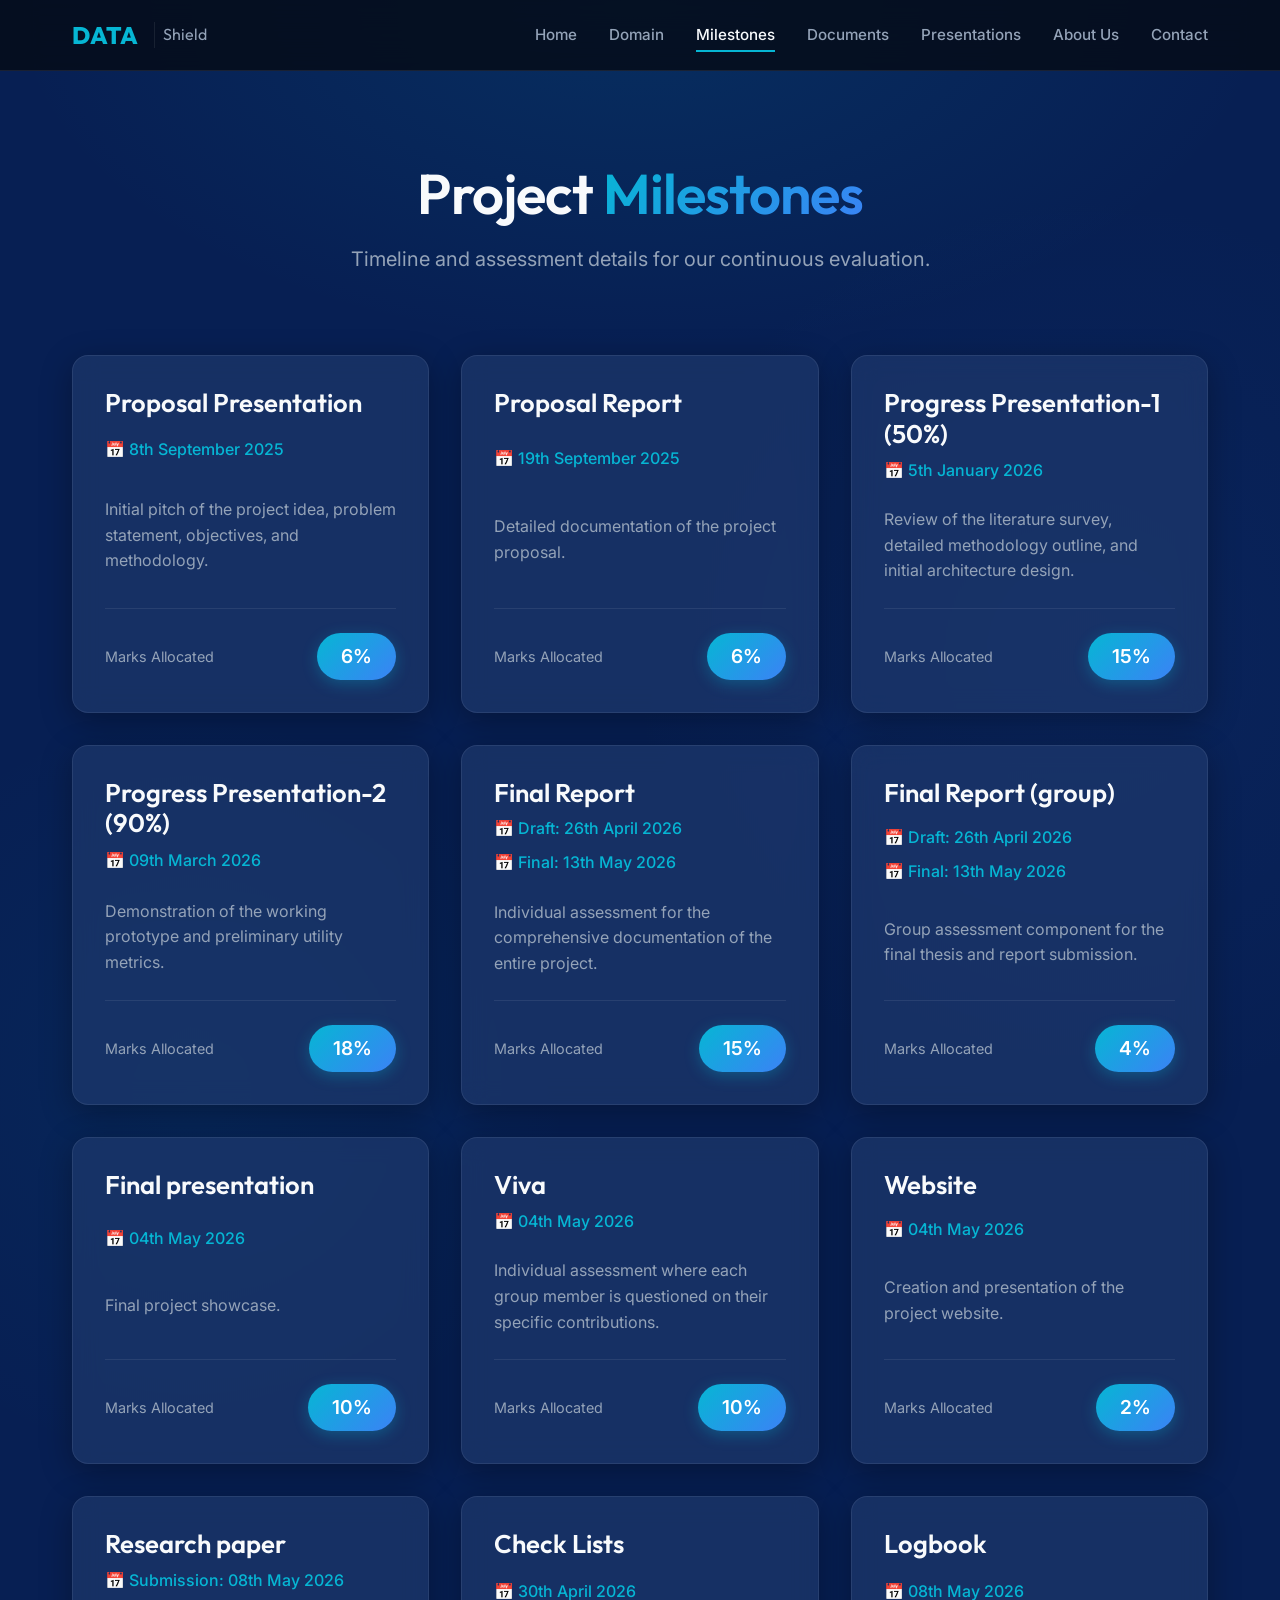
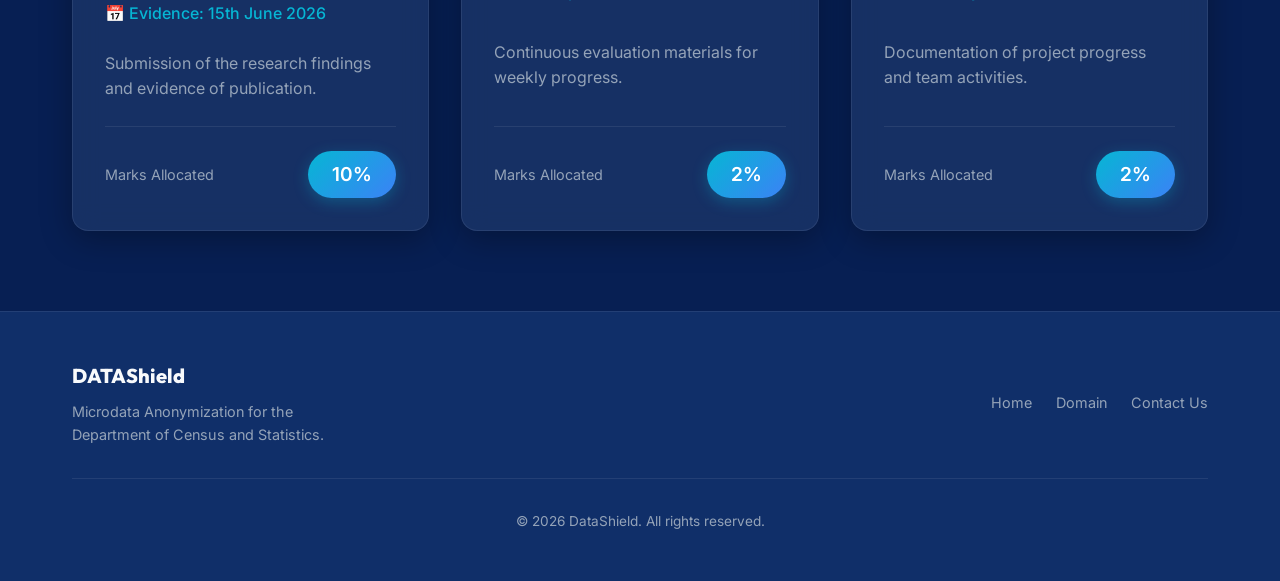
<file: milestones.html>
<!DOCTYPE html>
<html lang="en">

<head>
  <meta charset="UTF-8">
  <meta name="viewport" content="width=device-width, initial-scale=1.0">
  <title>Milestones</title>
  <meta name="description" content="Project milestones and assessment details for the CDAP project.">
  <link rel="stylesheet" href="style.css">
  <style>
    .milestones-grid {
      display: grid;
      grid-template-columns: repeat(auto-fit, minmax(350px, 1fr));
      gap: 2rem;
    }

    .milestone-details {
      display: flex;
      flex-direction: column;
      justify-content: space-between;
    }

    .marks-badge {
      display: inline-block;
      background: linear-gradient(135deg, var(--accent-cyan), var(--accent-blue));
      color: white;
      padding: 0.5rem 1.5rem;
      border-radius: 50px;
      font-weight: 600;
      font-size: 1.2rem;
      margin-top: 1rem;
      box-shadow: 0 4px 15px rgba(6, 182, 212, 0.3);
    }
  </style>
</head>

<body>

  <!-- Navigation Bar -->
  <nav class="navbar">
    <div class="container">
      <a href="index.html" class="navbar-brand">
        DATA<span>Shield</span>
      </a>
      <button class="mobile-toggle">☰</button>
      <ul class="nav-links">
        <li><a href="index.html" class="nav-link">Home</a></li>
        <li><a href="domain.html" class="nav-link">Domain</a></li>
        <li><a href="milestones.html" class="nav-link active">Milestones</a></li>
        <li><a href="documents.html" class="nav-link">Documents</a></li>
        <li><a href="presentations.html" class="nav-link">Presentations</a></li>
        <li><a href="about.html" class="nav-link">About Us</a></li>
        <li><a href="contact.html" class="nav-link">Contact</a></li>
      </ul>
    </div>
  </nav>

  <!-- Page Header -->
  <header class="page-header" style="padding: 10rem 0 5rem;">
    <div class="container">
      <h1 class="page-title">Project <span class="text-gradient">Milestones</span></h1>
      <p class="page-subtitle">Timeline and assessment details for our continuous evaluation.</p>
    </div>
  </header>

  <!-- Milestones Content -->
  <section class="section" style="padding-top: 0; min-height: 50vh;">
    <div class="container">

      <div class="milestones-grid">

        <!-- 1. Proposal Presentation -->
        <div class="glass-card milestone-details">
          <h2 style="color: var(--text-primary); margin-bottom: 0.5rem; font-size: 1.6rem;">Proposal Presentation</h2>
          <div
            style="color: var(--accent-cyan); font-weight: 500; margin-bottom: 1.5rem; display: flex; align-items: center; gap: 0.5rem;">
            📅 8th September 2025
          </div>
          <p style="color: var(--text-secondary); font-size: 1rem; margin-bottom: 1.5rem;">
            Initial pitch of the project idea, problem statement, objectives, and methodology.
          </p>
          <div
            style="border-top: 1px solid var(--glass-border); padding-top: 1.5rem; display: flex; justify-content: space-between; align-items: center;">
            <span style="color: var(--text-secondary); font-size: 0.9rem;">Marks Allocated</span>
            <div class="marks-badge" style="margin-top: 0;">6%</div>
          </div>
        </div>

        <!-- 2. Proposal Report -->
        <div class="glass-card milestone-details">
          <h2 style="color: var(--text-primary); margin-bottom: 0.5rem; font-size: 1.6rem;">Proposal Report</h2>
          <div
            style="color: var(--accent-cyan); font-weight: 500; margin-bottom: 1.5rem; display: flex; align-items: center; gap: 0.5rem;">
            📅 19th September 2025
          </div>
          <p style="color: var(--text-secondary); font-size: 1rem; margin-bottom: 1.5rem;">
            Detailed documentation of the project proposal.
          </p>
          <div
            style="border-top: 1px solid var(--glass-border); padding-top: 1.5rem; display: flex; justify-content: space-between; align-items: center;">
            <span style="color: var(--text-secondary); font-size: 0.9rem;">Marks Allocated</span>
            <div class="marks-badge" style="margin-top: 0;">6%</div>
          </div>
        </div>

        <!-- 3. Progress Presentation-1(50%) -->
        <div class="glass-card milestone-details">
          <h2 style="color: var(--text-primary); margin-bottom: 0.5rem; font-size: 1.6rem;">Progress Presentation-1
            (50%)</h2>
          <div
            style="color: var(--accent-cyan); font-weight: 500; margin-bottom: 1.5rem; display: flex; align-items: center; gap: 0.5rem;">
            📅 5th January 2026
          </div>
          <p style="color: var(--text-secondary); font-size: 1rem; margin-bottom: 1.5rem;">
            Review of the literature survey, detailed methodology outline, and initial architecture design.
          </p>
          <div
            style="border-top: 1px solid var(--glass-border); padding-top: 1.5rem; display: flex; justify-content: space-between; align-items: center;">
            <span style="color: var(--text-secondary); font-size: 0.9rem;">Marks Allocated</span>
            <div class="marks-badge" style="margin-top: 0;">15%</div>
          </div>
        </div>

        <!-- 4. Progress Presentation-2 (90%) -->
        <div class="glass-card milestone-details">
          <h2 style="color: var(--text-primary); margin-bottom: 0.5rem; font-size: 1.6rem;">Progress Presentation-2
            (90%)</h2>
          <div
            style="color: var(--accent-cyan); font-weight: 500; margin-bottom: 1.5rem; display: flex; align-items: center; gap: 0.5rem;">
            📅 09th March 2026
          </div>
          <p style="color: var(--text-secondary); font-size: 1rem; margin-bottom: 1.5rem;">
            Demonstration of the working prototype and preliminary utility metrics.
          </p>
          <div
            style="border-top: 1px solid var(--glass-border); padding-top: 1.5rem; display: flex; justify-content: space-between; align-items: center;">
            <span style="color: var(--text-secondary); font-size: 0.9rem;">Marks Allocated</span>
            <div class="marks-badge" style="margin-top: 0;">18%</div>
          </div>
        </div>

        <!-- 5. Final Report -->
        <div class="glass-card milestone-details">
          <h2 style="color: var(--text-primary); margin-bottom: 0.5rem; font-size: 1.6rem;">Final Report</h2>
          <div
            style="color: var(--accent-cyan); font-weight: 500; margin-bottom: 1.5rem; display: flex; flex-direction: column; gap: 0.5rem;">
            <span>📅 Draft: 26th April 2026</span>
            <span>📅 Final: 13th May 2026</span>
          </div>
          <p style="color: var(--text-secondary); font-size: 1rem; margin-bottom: 1.5rem;">
            Individual assessment for the comprehensive documentation of the entire project.
          </p>
          <div
            style="border-top: 1px solid var(--glass-border); padding-top: 1.5rem; display: flex; justify-content: space-between; align-items: center;">
            <span style="color: var(--text-secondary); font-size: 0.9rem;">Marks Allocated</span>
            <div class="marks-badge" style="margin-top: 0;">15%</div>
          </div>
        </div>

        <!-- 6. Final Report (group) -->
        <div class="glass-card milestone-details">
          <h2 style="color: var(--text-primary); margin-bottom: 0.5rem; font-size: 1.6rem;">Final Report (group)</h2>
          <div
            style="color: var(--accent-cyan); font-weight: 500; margin-bottom: 1.5rem; display: flex; flex-direction: column; gap: 0.5rem;">
            <span>📅 Draft: 26th April 2026</span>
            <span>📅 Final: 13th May 2026</span>
          </div>
          <p style="color: var(--text-secondary); font-size: 1rem; margin-bottom: 1.5rem;">
            Group assessment component for the final thesis and report submission.
          </p>
          <div
            style="border-top: 1px solid var(--glass-border); padding-top: 1.5rem; display: flex; justify-content: space-between; align-items: center;">
            <span style="color: var(--text-secondary); font-size: 0.9rem;">Marks Allocated</span>
            <div class="marks-badge" style="margin-top: 0;">4%</div>
          </div>
        </div>

        <!-- 7. Final presentation -->
        <div class="glass-card milestone-details">
          <h2 style="color: var(--text-primary); margin-bottom: 0.5rem; font-size: 1.6rem;">Final presentation</h2>
          <div
            style="color: var(--accent-cyan); font-weight: 500; margin-bottom: 1.5rem; display: flex; flex-direction: column; gap: 0.5rem;">
            <span>📅 04th May 2026</span>
          </div>
          <p style="color: var(--text-secondary); font-size: 1rem; margin-bottom: 1.5rem;">
            Final project showcase.
          </p>
          <div
            style="border-top: 1px solid var(--glass-border); padding-top: 1.5rem; display: flex; justify-content: space-between; align-items: center;">
            <span style="color: var(--text-secondary); font-size: 0.9rem;">Marks Allocated</span>
            <div class="marks-badge" style="margin-top: 0;">10%</div>
          </div>
        </div>

        <!-- 8. Viva -->
        <div class="glass-card milestone-details">
          <h2 style="color: var(--text-primary); margin-bottom: 0.5rem; font-size: 1.6rem;">Viva</h2>
          <div
            style="color: var(--accent-cyan); font-weight: 500; margin-bottom: 1.5rem; display: flex; flex-direction: column; gap: 0.5rem;">
            <span>📅 04th May 2026</span>
          </div>
          <p style="color: var(--text-secondary); font-size: 1rem; margin-bottom: 1.5rem;">
            Individual assessment where each group member is questioned on their specific contributions.
          </p>
          <div
            style="border-top: 1px solid var(--glass-border); padding-top: 1.5rem; display: flex; justify-content: space-between; align-items: center;">
            <span style="color: var(--text-secondary); font-size: 0.9rem;">Marks Allocated</span>
            <div class="marks-badge" style="margin-top: 0;">10%</div>
          </div>
        </div>

        <!-- 9. Website -->
        <div class="glass-card milestone-details">
          <h2 style="color: var(--text-primary); margin-bottom: 0.5rem; font-size: 1.6rem;">Website</h2>
          <div
            style="color: var(--accent-cyan); font-weight: 500; margin-bottom: 1.5rem; display: flex; flex-direction: column; gap: 0.5rem;">
            <span>📅 04th May 2026</span>

          </div>
          <p style="color: var(--text-secondary); font-size: 1rem; margin-bottom: 1.5rem;">
            Creation and presentation of the project website.
          </p>
          <div
            style="border-top: 1px solid var(--glass-border); padding-top: 1.5rem; display: flex; justify-content: space-between; align-items: center;">
            <span style="color: var(--text-secondary); font-size: 0.9rem;">Marks Allocated</span>
            <div class="marks-badge" style="margin-top: 0;">2%</div>
          </div>
        </div>

        <!-- 10. Research paper -->
        <div class="glass-card milestone-details">
          <h2 style="color: var(--text-primary); margin-bottom: 0.5rem; font-size: 1.6rem;">Research paper</h2>
          <div
            style="color: var(--accent-cyan); font-weight: 500; margin-bottom: 1.5rem; display: flex; flex-direction: column; gap: 0.5rem;">
            <span>📅 Submission: 08th May 2026</span>
            <span>📅 Evidence: 15th June 2026</span>
          </div>
          <p style="color: var(--text-secondary); font-size: 1rem; margin-bottom: 1.5rem;">
            Submission of the research findings and evidence of publication.
          </p>
          <div
            style="border-top: 1px solid var(--glass-border); padding-top: 1.5rem; display: flex; justify-content: space-between; align-items: center;">
            <span style="color: var(--text-secondary); font-size: 0.9rem;">Marks Allocated</span>
            <div class="marks-badge" style="margin-top: 0;">10%</div>
          </div>
        </div>

        <!-- 11. Check Lists -->
        <div class="glass-card milestone-details">
          <h2 style="color: var(--text-primary); margin-bottom: 0.5rem; font-size: 1.6rem;">Check Lists</h2>
          <div
            style="color: var(--accent-cyan); font-weight: 500; margin-bottom: 1.5rem; display: flex; flex-direction: column; gap: 0.5rem;">
            <span>📅 30th April 2026</span>
          </div>
          <p style="color: var(--text-secondary); font-size: 1rem; margin-bottom: 1.5rem;">
            Continuous evaluation materials for weekly progress.
          </p>
          <div
            style="border-top: 1px solid var(--glass-border); padding-top: 1.5rem; display: flex; justify-content: space-between; align-items: center;">
            <span style="color: var(--text-secondary); font-size: 0.9rem;">Marks Allocated</span>
            <div class="marks-badge" style="margin-top: 0;">2%</div>
          </div>
        </div>

        <!-- 12. Logbook -->
        <div class="glass-card milestone-details">
          <h2 style="color: var(--text-primary); margin-bottom: 0.5rem; font-size: 1.6rem;">Logbook</h2>
          <div
            style="color: var(--accent-cyan); font-weight: 500; margin-bottom: 1.5rem; display: flex; flex-direction: column; gap: 0.5rem;">
            <span>📅 08th May 2026</span>
          </div>
          <p style="color: var(--text-secondary); font-size: 1rem; margin-bottom: 1.5rem;">
            Documentation of project progress and team activities.
          </p>
          <div
            style="border-top: 1px solid var(--glass-border); padding-top: 1.5rem; display: flex; justify-content: space-between; align-items: center;">
            <span style="color: var(--text-secondary); font-size: 0.9rem;">Marks Allocated</span>
            <div class="marks-badge" style="margin-top: 0;">2%</div>
          </div>
        </div>

      </div>
    </div>
  </section>

  <!-- Footer -->
  <footer class="footer">
    <div class="container footer-content">
      <div>
        <div class="footer-logo">DATA<span>Shield</span></div>
        <p class="footer-desc">Microdata Anonymization for the Department of Census and Statistics.</p>
      </div>
      <div class="footer-links">
        <a href="index.html">Home</a>
        <a href="domain.html">Domain</a>
        <a href="contact.html">Contact Us</a>
      </div>
    </div>
    <div class="container">
      <div class="copyright">
        &copy; 2026 DataShield. All rights reserved.
      </div>
    </div>
  </footer>

  <script src="script.js"></script>

</body>

</html>
</file>
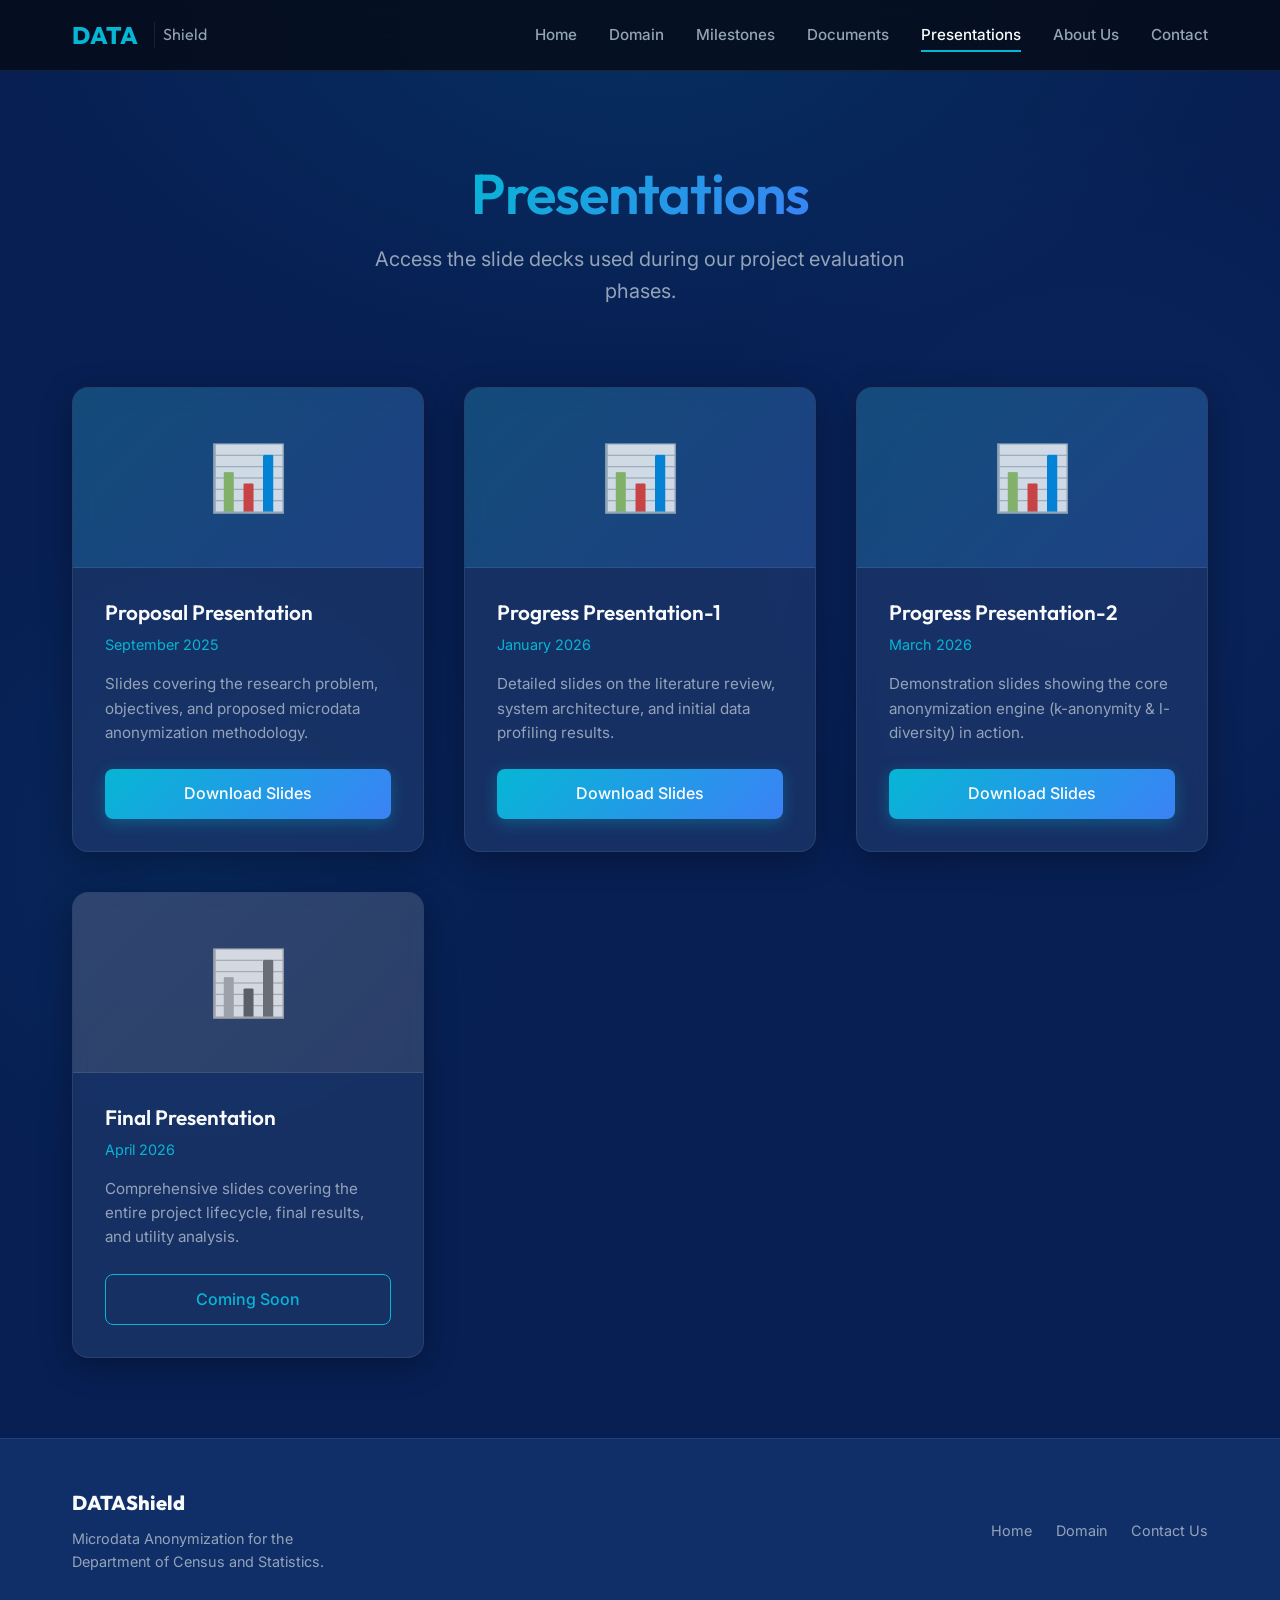
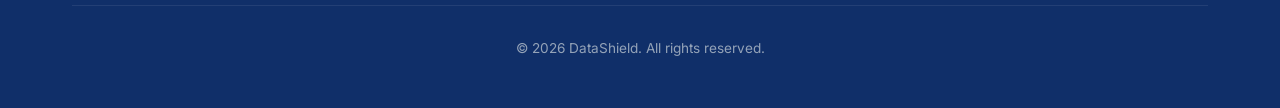
<file: presentations.html>
<!DOCTYPE html>
<html lang="en">

<head>
  <meta charset="UTF-8">
  <meta name="viewport" content="width=device-width, initial-scale=1.0">
  <title>Presentations</title>
  <meta name="description" content="Slide decks from past presentations for the CDAP project.">
  <link rel="stylesheet" href="style.css">
  <style>
    .slide-grid {
      display: grid;
      grid-template-columns: repeat(auto-fit, minmax(300px, 1fr));
      gap: 2.5rem;
    }

    .slide-card {
      padding: 0;
      overflow: hidden;
      display: flex;
      flex-direction: column;
    }

    .slide-thumbnail {
      height: 180px;
      background: linear-gradient(135deg, rgba(6, 182, 212, 0.2), rgba(59, 130, 246, 0.2));
      display: flex;
      align-items: center;
      justify-content: center;
      border-bottom: 1px solid var(--glass-border);
      position: relative;
    }

    .slide-thumbnail::after {
      content: '📊';
      font-size: 4rem;
      opacity: 0.8;
    }

    .slide-content {
      padding: 2rem;
      display: flex;
      flex-direction: column;
      flex-grow: 1;
    }

    .slide-title {
      font-size: 1.3rem;
      color: var(--text-primary);
      margin-bottom: 0.5rem;
    }

    .slide-date {
      color: var(--accent-cyan);
      font-size: 0.9rem;
      margin-bottom: 1rem;
    }

    .slide-link {
      margin-top: auto;
      width: 100%;
    }
  </style>
</head>

<body>

  <!-- Navigation Bar -->
  <nav class="navbar">
    <div class="container">
      <a href="index.html" class="navbar-brand">
        DATA<span>Shield</span>
      </a>
      <button class="mobile-toggle">☰</button>
      <ul class="nav-links">
        <li><a href="index.html" class="nav-link">Home</a></li>
        <li><a href="domain.html" class="nav-link">Domain</a></li>
        <li><a href="milestones.html" class="nav-link">Milestones</a></li>
        <li><a href="documents.html" class="nav-link">Documents</a></li>
        <li><a href="presentations.html" class="nav-link active">Presentations</a></li>
        <li><a href="about.html" class="nav-link">About Us</a></li>
        <li><a href="contact.html" class="nav-link">Contact</a></li>
      </ul>
    </div>
  </nav>

  <!-- Page Header -->
  <header class="page-header" style="padding: 10rem 0 5rem;">
    <div class="container">
      <h1 class="page-title"><span class="text-gradient">Presentations</span></h1>
      <p class="page-subtitle">Access the slide decks used during our project evaluation phases.</p>
    </div>
  </header>

  <!-- Presentations Content -->
  <section class="section" style="padding-top: 0; min-height: 50vh;">
    <div class="container">

      <div class="slide-grid">

        <!-- Proposal Presentation -->
        <div class="glass-card slide-card">
          <div class="slide-thumbnail"></div>
          <div class="slide-content">
            <h2 class="slide-title">Proposal Presentation</h2>
            <div class="slide-date">September 2025</div>
            <p style="color: var(--text-secondary); font-size: 0.95rem; margin-bottom: 1.5rem;">
              Slides covering the research problem, objectives, and proposed microdata anonymization methodology.
            </p>
            <a href="https://mysliit-my.sharepoint.com/my?id=%2Fpersonal%2Fit22129680%5Fmy%5Fsliit%5Flk%2FDocuments%2FResearch&viewid=799bb90a%2Dc1bc%2D4796%2Db7e8%2D49ffd00ee2a4" class="btn btn-primary slide-link" target="_blank">Download Slides</a>
          </div>
        </div>

        <!-- Progress Presentation 1 -->
        <div class="glass-card slide-card">
          <div class="slide-thumbnail"></div>
          <div class="slide-content">
            <h2 class="slide-title">Progress Presentation-1</h2>
            <div class="slide-date">January 2026</div>
            <p style="color: var(--text-secondary); font-size: 0.95rem; margin-bottom: 1.5rem;">
              Detailed slides on the literature review, system architecture, and initial data profiling results.
            </p>
            <a href="https://mysliit-my.sharepoint.com/my?id=%2Fpersonal%2Fit22129680%5Fmy%5Fsliit%5Flk%2FDocuments%2FResearch&viewid=799bb90a%2Dc1bc%2D4796%2Db7e8%2D49ffd00ee2a4" class="btn btn-primary slide-link" target="_blank">Download Slides</a>
          </div>
        </div>

        <!-- Progress Presentation 2 -->
        <div class="glass-card slide-card">
          <div class="slide-thumbnail"></div>
          <div class="slide-content">
            <h2 class="slide-title">Progress Presentation-2</h2>
            <div class="slide-date">March 2026</div>
            <p style="color: var(--text-secondary); font-size: 0.95rem; margin-bottom: 1.5rem;">
              Demonstration slides showing the core anonymization engine (k-anonymity & l-diversity) in action.
            </p>
            <a href="https://mysliit-my.sharepoint.com/my?id=%2Fpersonal%2Fit22129680%5Fmy%5Fsliit%5Flk%2FDocuments%2FResearch&viewid=799bb90a%2Dc1bc%2D4796%2Db7e8%2D49ffd00ee2a4" class="btn btn-primary slide-link" target="_blank">Download Slides</a>
          </div>
        </div>

        <!-- Final Presentation -->
        <div class="glass-card slide-card" style="opacity: 0.7;">
          <div class="slide-thumbnail" style="filter: grayscale(100%);"></div>
          <div class="slide-content">
            <h2 class="slide-title">Final Presentation</h2>
            <div class="slide-date">April 2026</div>
            <p style="color: var(--text-secondary); font-size: 0.95rem; margin-bottom: 1.5rem;">
              Comprehensive slides covering the entire project lifecycle, final results, and utility analysis.
            </p>
            <a href="#" class="btn btn-outline slide-link" style="pointer-events: none;">Coming Soon</a>
          </div>
        </div>

      </div>

    </div>
  </section>

  <!-- Footer -->
  <footer class="footer">
    <div class="container footer-content">
      <div>
        <div class="footer-logo">DATA<span>Shield</span></div>
        <p class="footer-desc">Microdata Anonymization for the Department of Census and Statistics.</p>
      </div>
      <div class="footer-links">
        <a href="index.html">Home</a>
        <a href="domain.html">Domain</a>
        <a href="contact.html">Contact Us</a>
      </div>
    </div>
    <div class="container">
      <div class="copyright">
        &copy; 2026 DataShield. All rights reserved.
      </div>
    </div>
  </footer>

  <script src="script.js"></script>
</body>

</html>
</file>
<file: style.css>
@import url('https://fonts.googleapis.com/css2?family=Inter:wght@300;400;500;600;700&family=Outfit:wght@400;600;800&display=swap');

:root {
  --bg-primary: #071f53;
  --bg-secondary: #102f69;
  --text-primary: #f8fafc;
  --text-secondary: #94a3b8;
  --accent-cyan: #06b6d4;
  --accent-blue: #3b82f6;
  --card-bg: rgba(34, 61, 113, 0.6);
  --glass-border: rgba(255, 255, 255, 0.08);
  --glass-highlight: rgba(255, 255, 255, 0.03);
  --transition: all 0.3s cubic-bezier(0.4, 0, 0.2, 1);
}

* {
  margin: 0;
  padding: 0;
  box-sizing: border-box;
}

body {
  font-family: 'Inter', sans-serif;
  background-color: var(--bg-primary);
  color: var(--text-primary);
  line-height: 1.6;
  min-height: 100vh;
  display: flex;
  flex-direction: column;
  overflow-x: hidden;
  background-image:
    radial-gradient(circle at 15% 50%, rgba(6, 182, 212, 0.05), transparent 25%),
    radial-gradient(circle at 85% 30%, rgba(59, 130, 246, 0.05), transparent 25%);
}

h1,
h2,
h3,
h4,
h5,
h6 {
  font-family: 'Outfit', sans-serif;
  font-weight: 600;
  line-height: 1.2;
}

a {
  text-decoration: none;
  color: var(--accent-cyan);
  transition: var(--transition);
}

a:hover {
  color: var(--accent-blue);
}

/* Utilities */
.container {
  width: 100%;
  max-width: 1200px;
  margin: 0 auto;
  padding: 0 2rem;
}

.text-gradient {
  background: linear-gradient(135deg, var(--accent-cyan), var(--accent-blue));
  -webkit-background-clip: text;
  -webkit-text-fill-color: transparent;
  background-clip: text;
}

.glass-card {
  background: var(--card-bg);
  backdrop-filter: blur(12px);
  -webkit-backdrop-filter: blur(12px);
  border: 1px solid var(--glass-border);
  border-radius: 16px;
  padding: 2rem;
  transition: var(--transition);
  box-shadow: 0 8px 32px 0 rgba(0, 0, 0, 0.3);
}

.glass-card:hover {
  transform: translateY(-5px);
  border-color: rgba(6, 182, 212, 0.3);
  box-shadow: 0 12px 40px 0 rgba(6, 182, 212, 0.1);
  background: linear-gradient(180deg, var(--card-bg) 0%, var(--glass-highlight) 100%);
}

.btn {
  display: inline-flex;
  align-items: center;
  justify-content: center;
  padding: 0.75rem 1.5rem;
  border-radius: 8px;
  font-weight: 500;
  font-family: 'Inter', sans-serif;
  cursor: pointer;
  transition: var(--transition);
  border: none;
  outline: none;
  gap: 0.5rem;
}

.btn-primary {
  background: linear-gradient(135deg, var(--accent-cyan), var(--accent-blue));
  color: white;
  box-shadow: 0 4px 15px rgba(6, 182, 212, 0.3);
}

.btn-primary:hover {
  transform: translateY(-2px);
  box-shadow: 0 8px 25px rgba(6, 182, 212, 0.5);
  color: white;
}

.btn-outline {
  background: transparent;
  color: var(--accent-cyan);
  border: 1px solid var(--accent-cyan);
}

.btn-outline:hover {
  background: rgba(6, 182, 212, 0.1);
}

/* Navigation */
.navbar {
  position: fixed;
  top: 0;
  left: 0;
  width: 100%;
  z-index: 1000;
  background: rgba(5, 10, 21, 0.8);
  backdrop-filter: blur(16px);
  border-bottom: 1px solid var(--glass-border);
  padding: 1rem 0;
  transition: var(--transition);
}

.navbar .container {
  display: flex;
  justify-content: space-between;
  align-items: center;
}

.navbar-brand {
  font-family: 'Outfit', sans-serif;
  font-weight: 800;
  font-size: 1.5rem;
  display: flex;
  align-items: center;
  gap: 0.5rem;
}

.navbar-brand span {
  font-size: 1rem;
  font-weight: 400;
  color: var(--text-secondary);
  border-left: 1px solid var(--glass-border);
  padding-left: 0.5rem;
  margin-left: 0.5rem;
}

.nav-links {
  display: flex;
  list-style: none;
  gap: 2rem;
  align-items: center;
}

.nav-link {
  color: var(--text-secondary);
  font-weight: 500;
  font-size: 0.95rem;
  position: relative;
  padding: 0.5rem 0;
}

.nav-link:hover,
.nav-link.active {
  color: var(--text-primary);
}

.nav-link::after {
  content: '';
  position: absolute;
  bottom: 0;
  left: 0;
  width: 0;
  height: 2px;
  background: var(--accent-cyan);
  transition: var(--transition);
}

.nav-link:hover::after,
.nav-link.active::after {
  width: 100%;
}

.mobile-toggle {
  display: none;
  background: none;
  border: none;
  color: var(--text-primary);
  font-size: 1.5rem;
  cursor: pointer;
}

/* Page Header */
.page-header {
  padding: 10rem 0 5rem;
  text-align: center;
  position: relative;
}

.page-header::before {
  content: '';
  position: absolute;
  top: 0;
  left: 50%;
  transform: translateX(-50%);
  width: 100vw;
  height: 100%;
  background: radial-gradient(ellipse at top, rgba(6, 182, 212, 0.1), transparent 70%);
  z-index: -1;
  pointer-events: none;
}

.page-title {
  font-size: 3.5rem;
  margin-bottom: 1rem;
  letter-spacing: -1px;
}

.page-subtitle {
  color: var(--text-secondary);
  font-size: 1.25rem;
  max-width: 600px;
  margin: 0 auto;
}

/* Sections */
.section {
  padding: 5rem 0;
}

.section-title {
  font-size: 2.5rem;
  margin-bottom: 3rem;
  text-align: center;
  position: relative;
}

.section-title::after {
  content: '';
  position: absolute;
  bottom: -15px;
  left: 50%;
  transform: translateX(-50%);
  width: 60px;
  height: 4px;
  background: linear-gradient(90deg, var(--accent-cyan), var(--accent-blue));
  border-radius: 2px;
}

/* Footer */
.footer {
  margin-top: auto;
  border-top: 1px solid var(--glass-border);
  padding: 3rem 0;
  background: var(--bg-secondary);
}

.footer-content {
  display: flex;
  justify-content: space-between;
  align-items: center;
  flex-wrap: wrap;
  gap: 2rem;
}

.footer-logo {
  font-family: 'Outfit', sans-serif;
  font-weight: 800;
  font-size: 1.25rem;
  margin-bottom: 0.5rem;
}

.footer-desc {
  color: var(--text-secondary);
  font-size: 0.9rem;
  max-width: 300px;
}

.footer-links {
  display: flex;
  gap: 1.5rem;
}

.footer-links a {
  color: var(--text-secondary);
  font-size: 0.9rem;
}

.footer-links a:hover {
  color: var(--accent-cyan);
}

.copyright {
  margin-top: 2rem;
  padding-top: 2rem;
  border-top: 1px solid var(--glass-border);
  text-align: center;
  color: var(--text-secondary);
  font-size: 0.85rem;
}

/* Responsive */
@media (max-width: 768px) {
  .mobile-toggle {
    display: block;
  }

  .nav-links {
    position: absolute;
    top: 100%;
    left: 0;
    width: 100%;
    flex-direction: column;
    background: var(--bg-secondary);
    border-bottom: 1px solid var(--glass-border);
    padding: 1rem 0;
    gap: 1rem;
    transform: translateY(-10px);
    opacity: 0;
    visibility: hidden;
    transition: var(--transition);
  }

  .nav-links.active {
    transform: translateY(0);
    opacity: 1;
    visibility: visible;
  }

  .nav-link::after {
    display: none;
  }

  .page-title {
    font-size: 2.5rem;
  }
}
</file>
